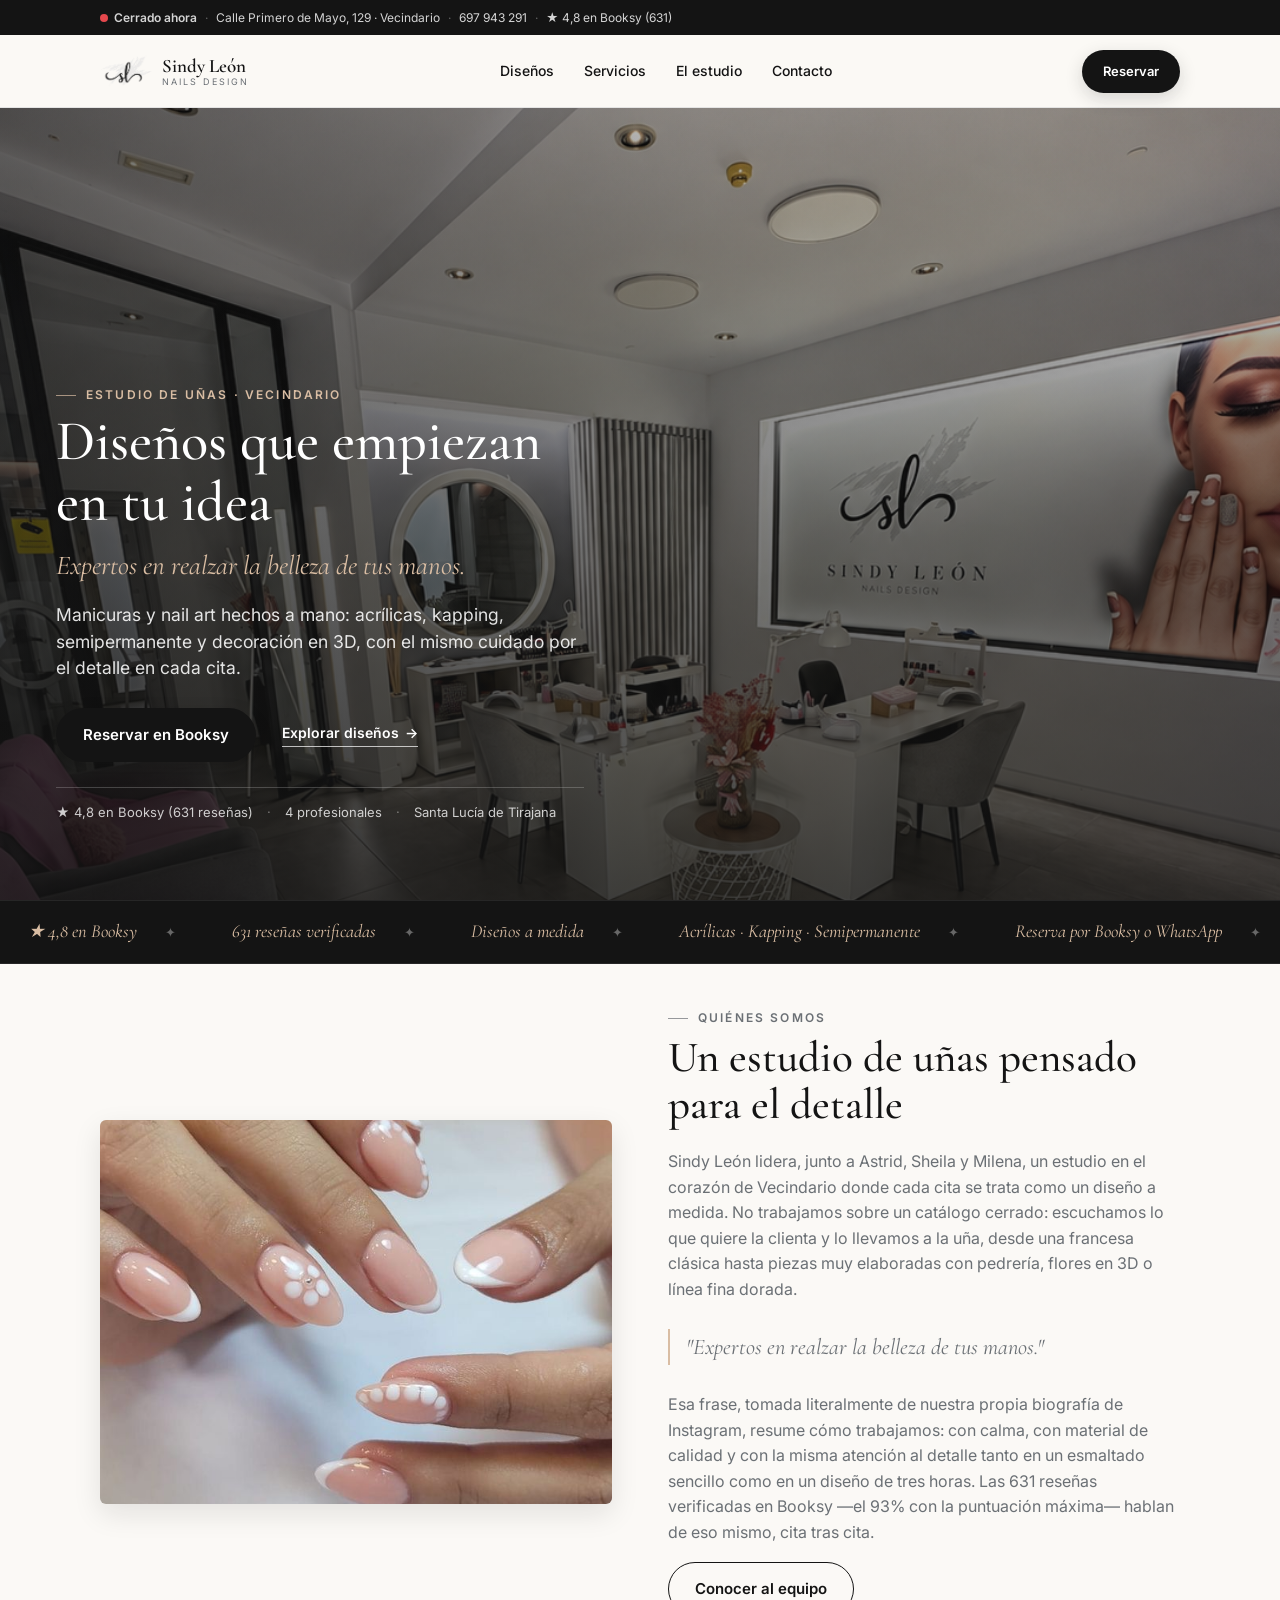
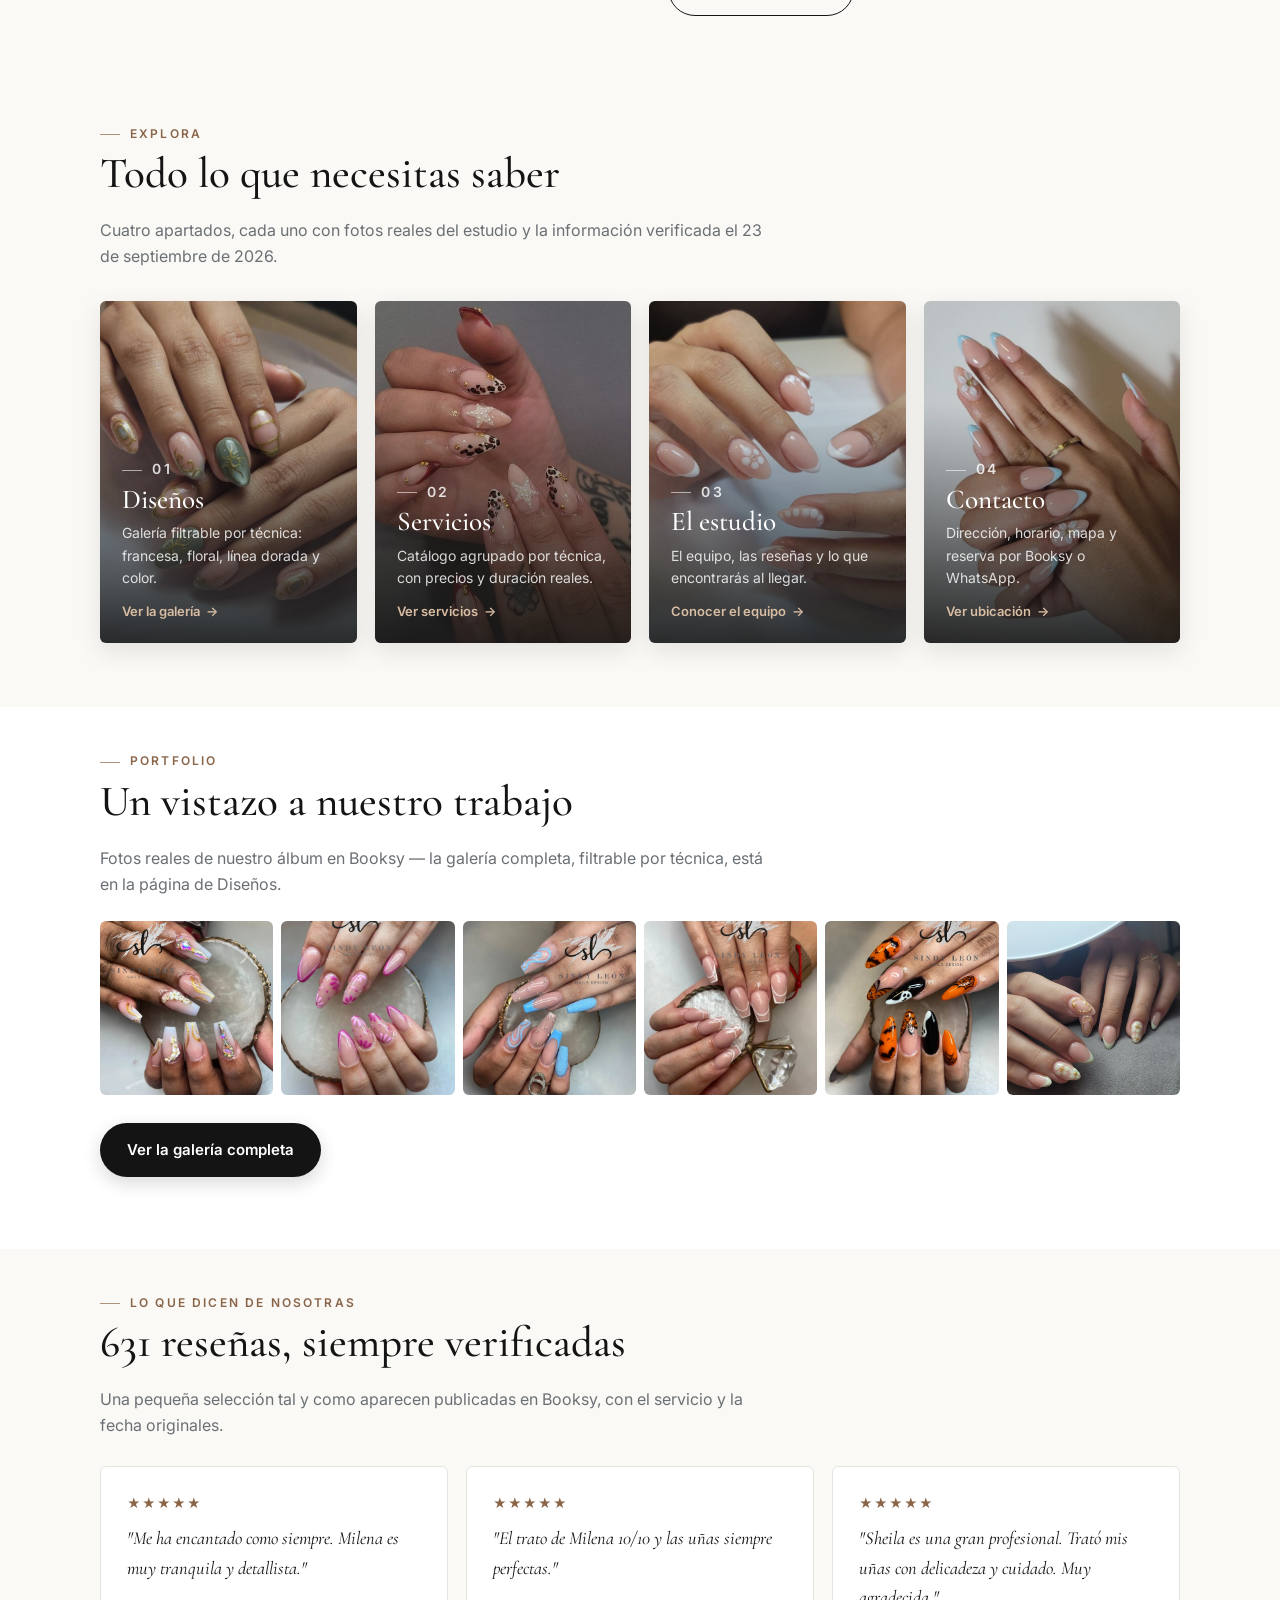
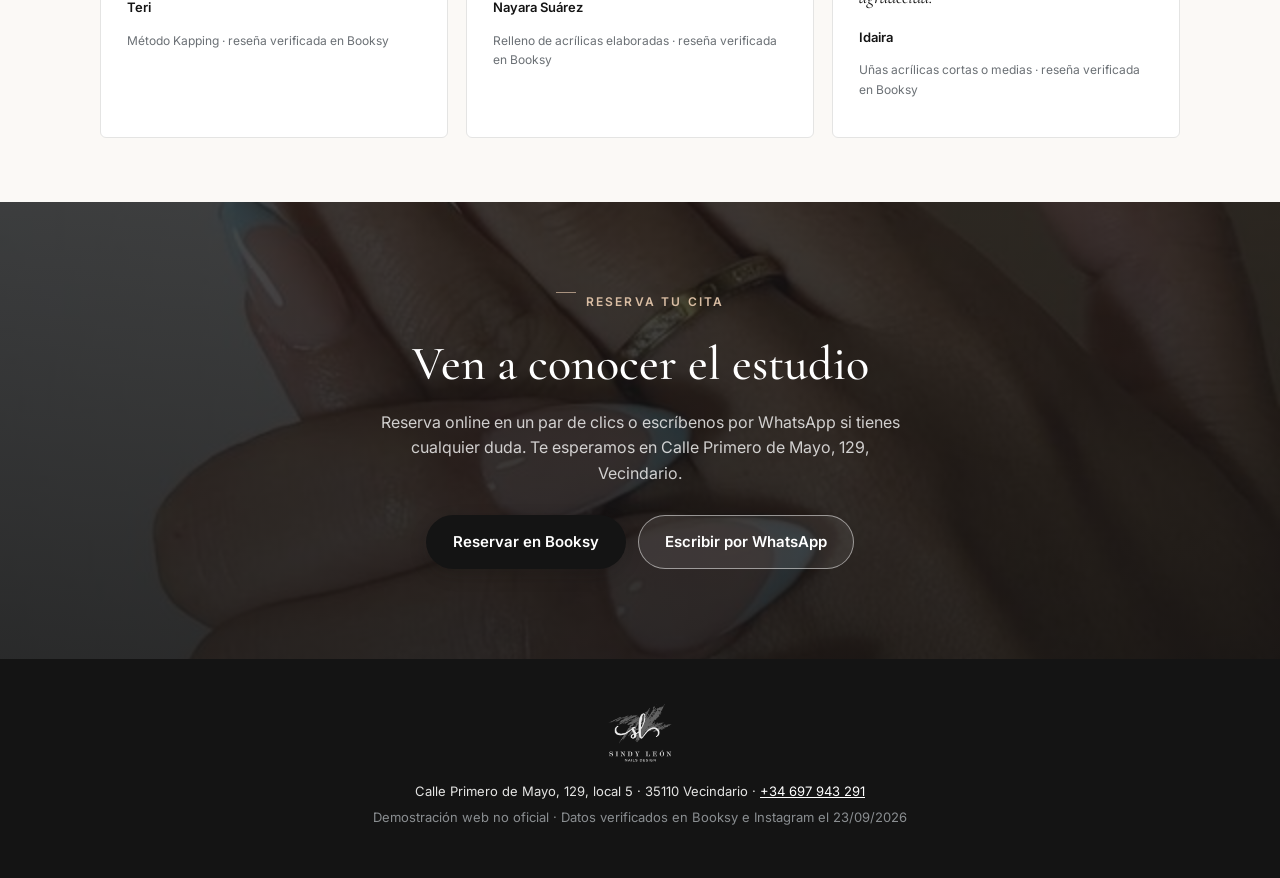
<file: index.html>
<!DOCTYPE html>
<html lang="es">
<head>
<meta charset="UTF-8">
<meta name="viewport" content="width=device-width, initial-scale=1.0">
<title>Sindy León Nails Design — Salón de uñas en Vecindario</title>
<meta name="description" content="Estudio de uñas en Vecindario (Santa Lucía de Tirajana). Acrílicas, kapping, baby boomer, semipermanente y diseños de uñas a medida. Reserva por Booksy o WhatsApp.">
<link rel="icon" href="assets/img/logo-mark.png">
<link rel="preconnect" href="https://fonts.googleapis.com">
<link rel="preconnect" href="https://fonts.gstatic.com" crossorigin>
<link href="https://fonts.googleapis.com/css2?family=Cormorant+Garamond:ital,wght@0,400;0,500;0,600;1,400;1,500&family=Inter:wght@400;500;600;700&display=swap" rel="stylesheet">
<link rel="stylesheet" href="css/styles.css?v=8">
</head>
<body>

<a class="skip-link" href="#contenido">Saltar al contenido</a>

<div class="top-bar">
  <div class="top-bar-inner">
    <span class="open-status" data-open-status>
      <span class="status-dot" aria-hidden="true"></span>
      <span class="status-text">Horario</span>
    </span>
    <span class="top-bar-sep">·</span>
    <a href="https://www.google.com/maps/search/?api=1&query=Calle+Primero+de+Mayo+129+local+5+35110+Vecindario" target="_blank" rel="noopener">Calle Primero de Mayo, 129 · Vecindario</a>
    <span class="top-bar-sep">·</span>
    <a href="https://wa.me/34697943291">697 943 291</a>
    <span class="top-bar-sep">·</span>
    <a href="https://booksy.com/es-es/23381_sindyleonnailsdesign_salon-de-unas_69860_balos" target="_blank" rel="noopener">★ 4,8 en Booksy (631)</a>
  </div>
</div>

<header class="site-header">
  <div class="wrap header-inner">
    <a href="index.html" class="brand">
      <img src="assets/img/logo-mark.png" alt="" class="brand-mark">
      <span class="brand-text">
        <span class="brand-name">Sindy León</span>
        <span class="brand-sub">Nails Design</span>
      </span>
    </a>
    <nav class="main-nav" aria-label="Navegación principal">
      <a href="disenos.html">Diseños</a>
      <a href="servicios.html">Servicios</a>
      <a href="estudio.html">El estudio</a>
      <a href="contacto.html">Contacto</a>
    </nav>
    <div style="display:flex; align-items:center; gap:10px;">
      <a href="https://booksy.com/es-es/23381_sindyleonnailsdesign_salon-de-unas_69860_balos" target="_blank" rel="noopener" class="btn btn-primary btn-header">Reservar</a>
      <button class="nav-toggle" id="navToggle" aria-expanded="false" aria-controls="mobileNav" aria-label="Abrir menú">
        <span></span><span></span><span></span>
      </button>
    </div>
  </div>
  <div class="mobile-nav" id="mobileNav" hidden>
    <a href="index.html" aria-current="page">Inicio</a>
    <a href="disenos.html">Diseños</a>
    <a href="servicios.html">Servicios</a>
    <a href="estudio.html">El estudio</a>
    <a href="contacto.html">Contacto</a>
    <div class="mobile-nav-cta">
      <a href="https://booksy.com/es-es/23381_sindyleonnailsdesign_salon-de-unas_69860_balos" target="_blank" rel="noopener" class="btn btn-primary">Reservar en Booksy</a>
      <a href="https://wa.me/34697943291?text=Hola%2C%20quer%C3%ADa%20consultar%20una%20cita%20en%20Sindy%20Leon%20Nails%20Design" target="_blank" rel="noopener" class="btn btn-secondary">WhatsApp</a>
    </div>
  </div>
</header>

<main id="contenido">

  <!-- HERO -->
  <section class="hero">
    <div class="hero-slideshow">
      <img class="hero-photo is-active" src="assets/img/portada.png" alt="Interior del estudio Sindy León Nails Design en Vecindario, con el logo de la marca en la pared">
      <img class="hero-photo" src="assets/img/manicura-blanca-con-piedras-y-brillo.png" alt="Manicura blanca con pedrería y detalles dorados, trabajo real del estudio">
      <img class="hero-photo" src="assets/img/manicura-rosa-y-azul-diseno-artistico.png" alt="Diseño artístico en azul y nude con pedrería, trabajo real del estudio">
      <img class="hero-photo" src="assets/img/manicura-nude-con-fondo-floral.png" alt="Manicura nude elegante junto a flores, trabajo real del estudio">
    </div>
    <div class="hero-veil" aria-hidden="true"></div>
    <div class="hero-content">
      <p class="eyebrow eyebrow-light">Estudio de uñas · Vecindario</p>
      <h1>Diseños que empiezan en tu idea</h1>
      <p class="hero-tagline">Expertos en realzar la belleza de tus manos.</p>
      <p class="hero-subtitle">Manicuras y nail art hechos a mano: acrílicas, kapping, semipermanente y decoración en 3D, con el mismo cuidado por el detalle en cada cita.</p>
      <div class="hero-actions">
        <a href="https://booksy.com/es-es/23381_sindyleonnailsdesign_salon-de-unas_69860_balos" target="_blank" rel="noopener" class="btn btn-primary">Reservar en Booksy</a>
        <a href="disenos.html" class="hero-link-secondary">Explorar diseños <span aria-hidden="true">→</span></a>
      </div>
      <p class="hero-stats-line">
        <span>★ 4,8 en Booksy (631 reseñas)</span>
        <span>4 profesionales</span>
        <span>Santa Lucía de Tirajana</span>
      </p>
    </div>
  </section>

  <!-- BANNER EN MOVIMIENTO -->
  <div class="marquee" aria-hidden="true">
    <div class="marquee-track">
      <span class="marquee-set">
        <span>★ 4,8 en Booksy</span>
        <span>631 reseñas verificadas</span>
        <span>Diseños a medida</span>
        <span>Acrílicas · Kapping · Semipermanente</span>
        <span>Reserva por Booksy o WhatsApp</span>
        <span>Vecindario, Santa Lucía de Tirajana</span>
      </span>
      <span class="marquee-set">
        <span>★ 4,8 en Booksy</span>
        <span>631 reseñas verificadas</span>
        <span>Diseños a medida</span>
        <span>Acrílicas · Kapping · Semipermanente</span>
        <span>Reserva por Booksy o WhatsApp</span>
        <span>Vecindario, Santa Lucía de Tirajana</span>
      </span>
    </div>
  </div>

  <!-- SOBRE NOSOTROS -->
  <section class="section-body wrap">
    <div class="about-grid">
      <div class="about-media reveal">
        <img src="assets/img/portfolio/nail-08.jpg" alt="Manos recibiendo un tratamiento de manicura francesa en el estudio" loading="lazy">
      </div>
      <div class="about-copy reveal">
        <p class="eyebrow">Quiénes somos</p>
        <h2 style="color:var(--ink)">Un estudio de uñas pensado para el detalle</h2>
        <p>Sindy León lidera, junto a Astrid, Sheila y Milena, un estudio en el corazón de Vecindario donde cada cita se trata como un diseño a medida. No trabajamos sobre un catálogo cerrado: escuchamos lo que quiere la clienta y lo llevamos a la uña, desde una francesa clásica hasta piezas muy elaboradas con pedrería, flores en 3D o línea fina dorada.</p>
        <p class="about-pull">"Expertos en realzar la belleza de tus manos."</p>
        <p>Esa frase, tomada literalmente de nuestra propia biografía de Instagram, resume cómo trabajamos: con calma, con material de calidad y con la misma atención al detalle tanto en un esmaltado sencillo como en un diseño de tres horas. Las 631 reseñas verificadas en Booksy —el 93% con la puntuación máxima— hablan de eso mismo, cita tras cita.</p>
        <a href="estudio.html" class="btn btn-secondary">Conocer al equipo</a>
      </div>
    </div>
  </section>

  <!-- EXPLORA -->
  <section class="section-body wrap">
    <p class="eyebrow">Explora</p>
    <h2 style="color:var(--ink)">Todo lo que necesitas saber</h2>
    <p class="section-lead">Cuatro apartados, cada uno con fotos reales del estudio y la información verificada el 23 de septiembre de 2026.</p>

    <div class="explore-grid" style="margin-top:32px;">
      <a href="disenos.html" class="explore-card reveal">
        <img src="assets/img/portfolio/banner-disenos.jpg" alt="Base verde salvia con line-art dorado" class="explore-card-img">
        <div class="explore-card-veil" aria-hidden="true"></div>
        <div class="explore-card-copy">
          <p class="eyebrow eyebrow-light">01</p>
          <h3>Diseños</h3>
          <p>Galería filtrable por técnica: francesa, floral, línea dorada y color.</p>
          <span class="explore-card-link">Ver la galería <span class="arrow">→</span></span>
        </div>
      </a>
      <a href="servicios.html" class="explore-card reveal">
        <img src="assets/img/portfolio/banner-servicios.jpg" alt="Animal print con estrellas de perla" class="explore-card-img">
        <div class="explore-card-veil" aria-hidden="true"></div>
        <div class="explore-card-copy">
          <p class="eyebrow eyebrow-light">02</p>
          <h3>Servicios</h3>
          <p>Catálogo agrupado por técnica, con precios y duración reales.</p>
          <span class="explore-card-link">Ver servicios <span class="arrow">→</span></span>
        </div>
      </a>
      <a href="estudio.html" class="explore-card reveal">
        <img src="assets/img/portfolio/banner-estudio.jpg" alt="Manos recibiendo un tratamiento de manicura" class="explore-card-img">
        <div class="explore-card-veil" aria-hidden="true"></div>
        <div class="explore-card-copy">
          <p class="eyebrow eyebrow-light">03</p>
          <h3>El estudio</h3>
          <p>El equipo, las reseñas y lo que encontrarás al llegar.</p>
          <span class="explore-card-link">Conocer el equipo <span class="arrow">→</span></span>
        </div>
      </a>
      <a href="contacto.html" class="explore-card reveal">
        <img src="assets/img/portfolio/banner-contacto.jpg" alt="Francesa azul pastel con flores en 3D" class="explore-card-img">
        <div class="explore-card-veil" aria-hidden="true"></div>
        <div class="explore-card-copy">
          <p class="eyebrow eyebrow-light">04</p>
          <h3>Contacto</h3>
          <p>Dirección, horario, mapa y reserva por Booksy o WhatsApp.</p>
          <span class="explore-card-link">Ver ubicación <span class="arrow">→</span></span>
        </div>
      </a>
    </div>
  </section>

  <!-- TIRA DE GALERÍA -->
  <section class="section-block section-block-alt">
    <div class="wrap section-body">
      <p class="eyebrow">Portfolio</p>
      <h2 style="color:var(--ink)">Un vistazo a nuestro trabajo</h2>
      <p class="section-lead">Fotos reales de nuestro álbum en Booksy — la galería completa, filtrable por técnica, está en la página de Diseños.</p>
      <div class="teaser-strip reveal" style="margin-top:24px;">
        <a href="disenos.html"><img src="assets/img/manicura-blanca-con-piedras-y-brillo.png" alt="Manicura blanca con pedrería y detalles dorados" loading="lazy"></a>
        <a href="disenos.html"><img src="assets/img/manicura-rosa-decorada-sindy-leon-nails.png" alt="Francesa magenta con flores rosas" loading="lazy"></a>
        <a href="disenos.html"><img src="assets/img/manicura-rosa-y-azul-diseno-artistico.png" alt="Diseño artístico en azul y nude con pedrería" loading="lazy"></a>
        <a href="disenos.html"><img src="assets/img/manicura-nude-elegante-con-brillo.png" alt="Francesa nude con contorno blanco fino" loading="lazy"></a>
        <a href="disenos.html"><img src="assets/img/manicura-halloween-negra-naranja.png" alt="Diseño temático de Halloween en negro y naranja" loading="lazy"></a>
        <a href="disenos.html"><img src="assets/img/portfolio/nail-28.jpg" alt="Francesa verde menta con contorno dorado" loading="lazy"></a>
      </div>
      <a href="disenos.html" class="btn btn-primary" style="margin-top:28px;">Ver la galería completa</a>
    </div>
  </section>

  <!-- RESEÑAS -->
  <section class="section-body wrap">
    <p class="eyebrow">Lo que dicen de nosotras</p>
    <h2 style="color:var(--ink)">631 reseñas, siempre verificadas</h2>
    <p class="section-lead">Una pequeña selección tal y como aparecen publicadas en Booksy, con el servicio y la fecha originales.</p>

    <div class="testimonial-grid">
      <div class="testimonial-card reveal">
        <span class="testimonial-stars" aria-hidden="true">★★★★★</span>
        <p class="testimonial-quote">"Me ha encantado como siempre. Milena es muy tranquila y detallista."</p>
        <p class="testimonial-name">Teri</p>
        <p class="testimonial-meta">Método Kapping · reseña verificada en Booksy</p>
      </div>
      <div class="testimonial-card reveal">
        <span class="testimonial-stars" aria-hidden="true">★★★★★</span>
        <p class="testimonial-quote">"El trato de Milena 10/10 y las uñas siempre perfectas."</p>
        <p class="testimonial-name">Nayara Suárez</p>
        <p class="testimonial-meta">Relleno de acrílicas elaboradas · reseña verificada en Booksy</p>
      </div>
      <div class="testimonial-card reveal">
        <span class="testimonial-stars" aria-hidden="true">★★★★★</span>
        <p class="testimonial-quote">"Sheila es una gran profesional. Trató mis uñas con delicadeza y cuidado. Muy agradecida."</p>
        <p class="testimonial-name">Idaira</p>
        <p class="testimonial-meta">Uñas acrílicas cortas o medias · reseña verificada en Booksy</p>
      </div>
    </div>
  </section>

  <!-- CTA FINAL -->
  <section class="final-cta">
    <img src="assets/img/portfolio/nail-21.jpg" alt="Francesa azul pastel con flores blancas en 3D" class="final-cta-img">
    <div class="final-cta-veil" aria-hidden="true"></div>
    <p class="eyebrow eyebrow-light">Reserva tu cita</p>
    <h2>Ven a conocer el estudio</h2>
    <p>Reserva online en un par de clics o escríbenos por WhatsApp si tienes cualquier duda. Te esperamos en Calle Primero de Mayo, 129, Vecindario.</p>
    <div class="final-cta-cta">
      <a href="https://booksy.com/es-es/23381_sindyleonnailsdesign_salon-de-unas_69860_balos" target="_blank" rel="noopener" class="btn btn-primary">Reservar en Booksy</a>
      <a href="https://wa.me/34697943291?text=Hola%2C%20quer%C3%ADa%20consultar%20una%20cita%20en%20Sindy%20Leon%20Nails%20Design" target="_blank" rel="noopener" class="btn btn-secondary" style="background:rgba(255,255,255,0.08); color:#fff; border-color:rgba(255,255,255,0.5);">Escribir por WhatsApp</a>
    </div>
  </section>

</main>

<footer class="site-footer">
  <div class="wrap footer-inner">
    <img src="assets/img/logo-transparent.png" alt="Sindy León Nails Design" class="footer-logo">
    <p>Calle Primero de Mayo, 129, local 5 · 35110 Vecindario · <a href="https://wa.me/34697943291">+34 697 943 291</a></p>
    <p class="footer-note">Demostración web no oficial · Datos verificados en Booksy e Instagram el 23/09/2026</p>
  </div>
</footer>

<!-- CTA fija móvil -->
<div class="mobile-cta" role="region" aria-label="Reservar cita">
  <a href="https://booksy.com/es-es/23381_sindyleonnailsdesign_salon-de-unas_69860_balos" target="_blank" rel="noopener" class="btn btn-primary">Reservar</a>
  <a href="https://wa.me/34697943291?text=Hola%2C%20quer%C3%ADa%20consultar%20una%20cita%20en%20Sindy%20Leon%20Nails%20Design" target="_blank" rel="noopener" class="btn btn-secondary">WhatsApp</a>
</div>

<script src="js/main.js?v=8"></script>
</body>
</html>
</file>
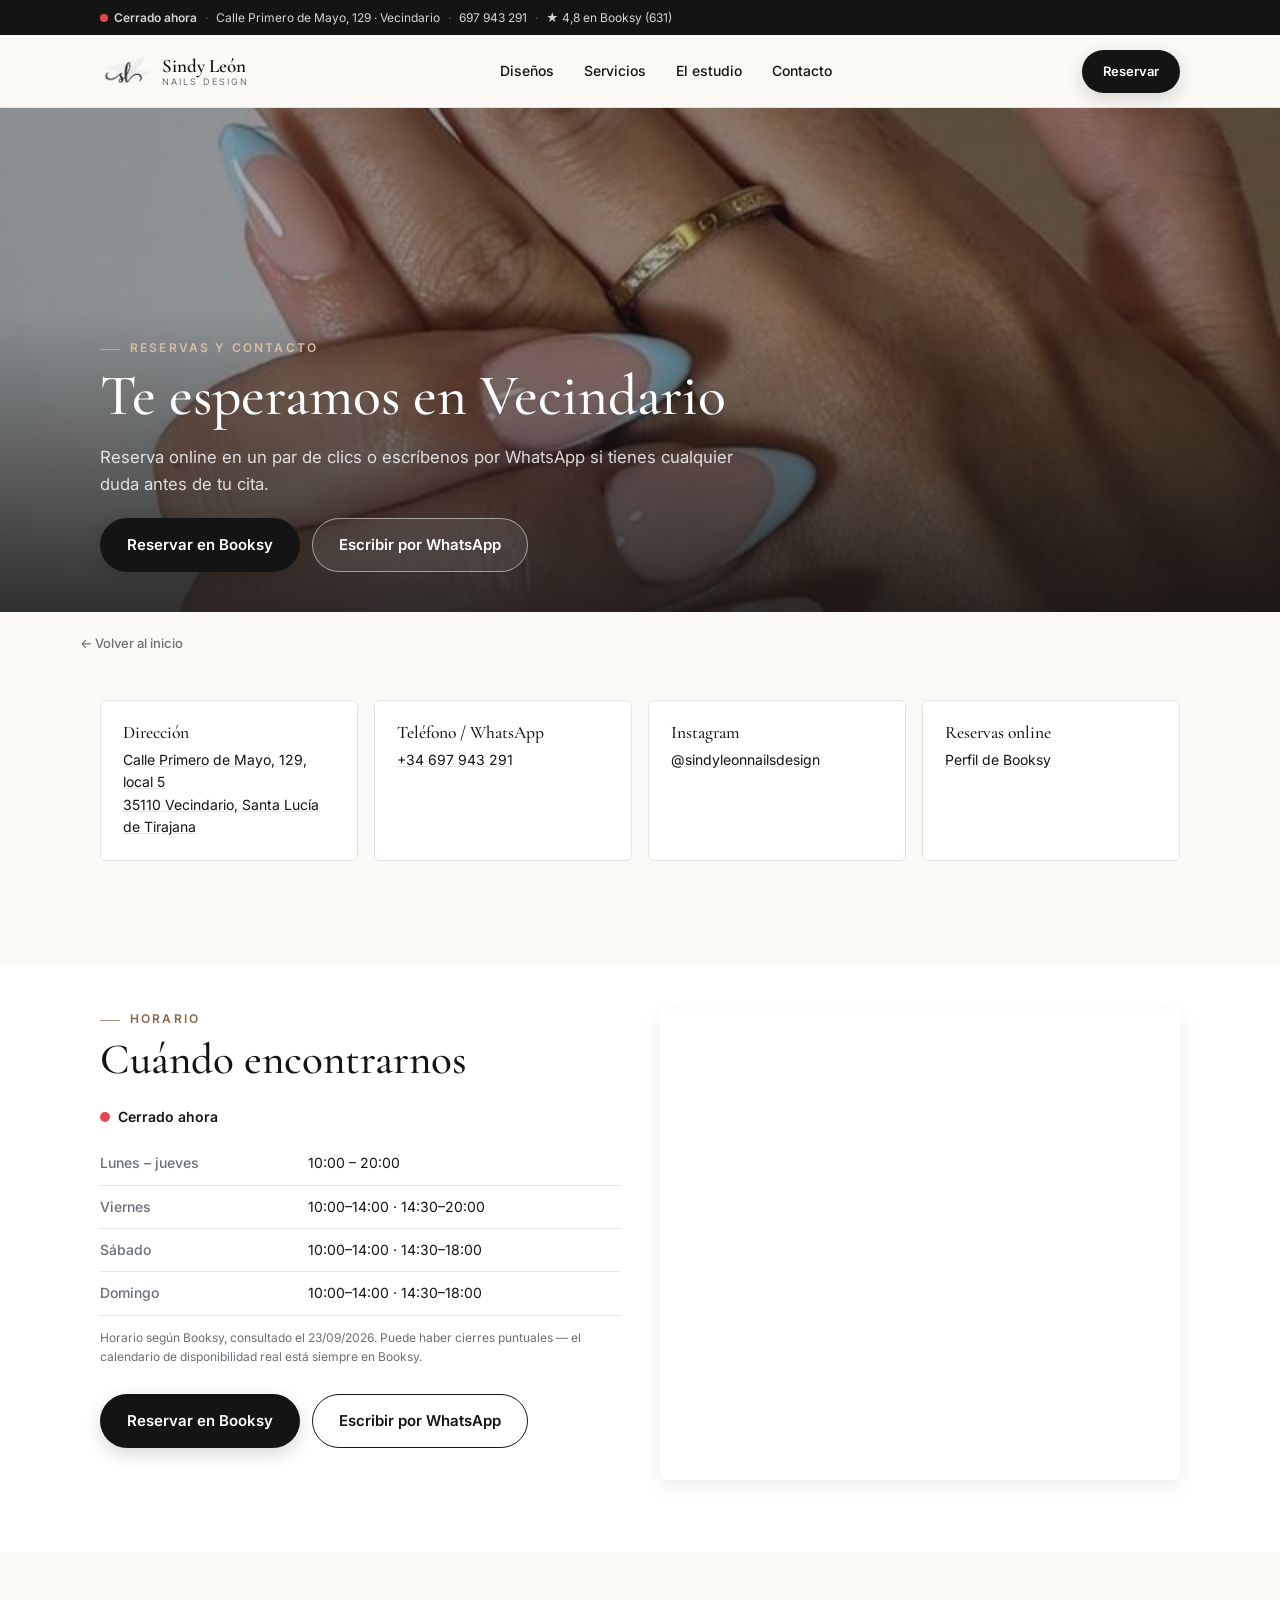
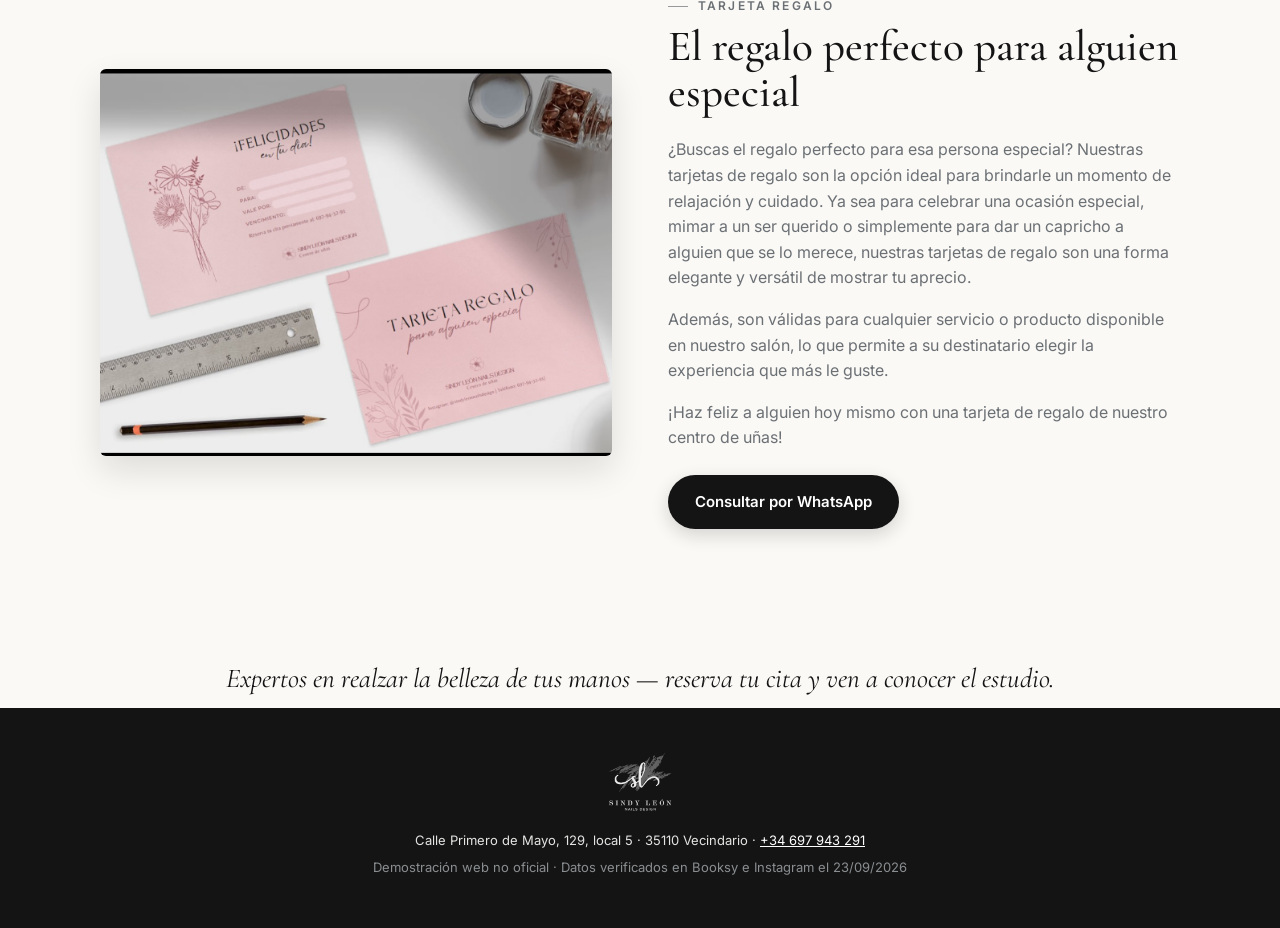
<file: contacto.html>
<!DOCTYPE html>
<html lang="es">
<head>
<meta charset="UTF-8">
<meta name="viewport" content="width=device-width, initial-scale=1.0">
<title>Contacto — Sindy León Nails Design</title>
<meta name="description" content="Reserva tu cita en Sindy León Nails Design: Calle Primero de Mayo 129, Vecindario. Booksy, WhatsApp +34 697 943 291, horario y mapa.">
<link rel="icon" href="assets/img/logo-mark.png">
<link rel="preconnect" href="https://fonts.googleapis.com">
<link rel="preconnect" href="https://fonts.gstatic.com" crossorigin>
<link href="https://fonts.googleapis.com/css2?family=Cormorant+Garamond:ital,wght@0,400;0,500;0,600;1,400;1,500&family=Inter:wght@400;500;600;700&display=swap" rel="stylesheet">
<link rel="stylesheet" href="css/styles.css?v=8">
</head>
<body>

<a class="skip-link" href="#contenido">Saltar al contenido</a>

<div class="top-bar">
  <div class="top-bar-inner">
    <span class="open-status" data-open-status>
      <span class="status-dot" aria-hidden="true"></span>
      <span class="status-text">Horario</span>
    </span>
    <span class="top-bar-sep">·</span>
    <a href="https://www.google.com/maps/search/?api=1&query=Calle+Primero+de+Mayo+129+local+5+35110+Vecindario" target="_blank" rel="noopener">Calle Primero de Mayo, 129 · Vecindario</a>
    <span class="top-bar-sep">·</span>
    <a href="https://wa.me/34697943291">697 943 291</a>
    <span class="top-bar-sep">·</span>
    <a href="https://booksy.com/es-es/23381_sindyleonnailsdesign_salon-de-unas_69860_balos" target="_blank" rel="noopener">★ 4,8 en Booksy (631)</a>
  </div>
</div>

<header class="site-header">
  <div class="wrap header-inner">
    <a href="index.html" class="brand">
      <img src="assets/img/logo-mark.png" alt="" class="brand-mark">
      <span class="brand-text">
        <span class="brand-name">Sindy León</span>
        <span class="brand-sub">Nails Design</span>
      </span>
    </a>
    <nav class="main-nav" aria-label="Navegación principal">
      <a href="disenos.html">Diseños</a>
      <a href="servicios.html">Servicios</a>
      <a href="estudio.html">El estudio</a>
      <a href="contacto.html" aria-current="page">Contacto</a>
    </nav>
    <div style="display:flex; align-items:center; gap:10px;">
      <a href="https://booksy.com/es-es/23381_sindyleonnailsdesign_salon-de-unas_69860_balos" target="_blank" rel="noopener" class="btn btn-primary btn-header">Reservar</a>
      <button class="nav-toggle" id="navToggle" aria-expanded="false" aria-controls="mobileNav" aria-label="Abrir menú">
        <span></span><span></span><span></span>
      </button>
    </div>
  </div>
  <div class="mobile-nav" id="mobileNav" hidden>
    <a href="index.html">Inicio</a>
    <a href="disenos.html">Diseños</a>
    <a href="servicios.html">Servicios</a>
    <a href="estudio.html">El estudio</a>
    <a href="contacto.html" aria-current="page">Contacto</a>
    <div class="mobile-nav-cta">
      <a href="https://booksy.com/es-es/23381_sindyleonnailsdesign_salon-de-unas_69860_balos" target="_blank" rel="noopener" class="btn btn-primary">Reservar en Booksy</a>
      <a href="https://wa.me/34697943291?text=Hola%2C%20quer%C3%ADa%20consultar%20una%20cita%20en%20Sindy%20Leon%20Nails%20Design" target="_blank" rel="noopener" class="btn btn-secondary">WhatsApp</a>
    </div>
  </div>
</header>

<main id="contenido">

  <!-- CABECERA DE PÁGINA -->
  <section class="page-hero">
    <img src="assets/img/portfolio/banner-contacto.jpg" alt="Manicura francesa azul pastel con flores blancas en 3D, trabajo real del estudio" class="page-hero-img">
    <div class="page-hero-veil" aria-hidden="true"></div>
    <div class="wrap page-hero-copy">
      <p class="eyebrow eyebrow-light">Reservas y contacto</p>
      <h1>Te esperamos en Vecindario</h1>
      <p class="page-hero-lead">Reserva online en un par de clics o escríbenos por WhatsApp si tienes cualquier duda antes de tu cita.</p>
      <div class="page-hero-cta">
        <a href="https://booksy.com/es-es/23381_sindyleonnailsdesign_salon-de-unas_69860_balos" target="_blank" rel="noopener" class="btn btn-primary">Reservar en Booksy</a>
        <a href="https://wa.me/34697943291?text=Hola%2C%20quer%C3%ADa%20consultar%20una%20cita%20en%20Sindy%20Leon%20Nails%20Design" target="_blank" rel="noopener" class="btn btn-secondary" style="background:rgba(255,255,255,0.08); color:#fff; border-color:rgba(255,255,255,0.5);">Escribir por WhatsApp</a>
      </div>
    </div>
  </section>

  <div class="wrap breadcrumb"><a href="index.html">← Volver al inicio</a></div>

  <!-- TARJETAS RÁPIDAS -->
  <section class="section-body wrap">
    <div class="info-card-grid">
      <div class="info-card">
        <h3>Dirección</h3>
        <p><a href="https://www.google.com/maps/search/?api=1&query=Calle+Primero+de+Mayo+129+local+5+35110+Vecindario" target="_blank" rel="noopener">Calle Primero de Mayo, 129, local 5<br>35110 Vecindario, Santa Lucía de Tirajana</a></p>
      </div>
      <div class="info-card">
        <h3>Teléfono / WhatsApp</h3>
        <p><a href="https://wa.me/34697943291">+34 697 943 291</a></p>
      </div>
      <div class="info-card">
        <h3>Instagram</h3>
        <p><a href="https://www.instagram.com/sindyleonnailsdesign/" target="_blank" rel="noopener">@sindyleonnailsdesign</a></p>
      </div>
      <div class="info-card">
        <h3>Reservas online</h3>
        <p><a href="https://booksy.com/es-es/23381_sindyleonnailsdesign_salon-de-unas_69860_balos" target="_blank" rel="noopener">Perfil de Booksy</a></p>
      </div>
    </div>
  </section>

  <!-- MAPA Y HORARIO -->
  <section class="section-block section-block-alt">
    <div class="wrap section-body contact-grid">
      <div class="contact-info">
        <p class="eyebrow">Horario</p>
        <h2 style="color:var(--ink)">Cuándo encontrarnos</h2>
        <p class="open-status-card" data-open-status>
          <span class="status-dot" aria-hidden="true"></span>
          <span class="status-text">Comprobando horario…</span>
        </p>
        <table class="hours-table">
          <tbody>
            <tr><th>Lunes – jueves</th><td>10:00 – 20:00</td></tr>
            <tr><th>Viernes</th><td>10:00–14:00 · 14:30–20:00</td></tr>
            <tr><th>Sábado</th><td>10:00–14:00 · 14:30–18:00</td></tr>
            <tr><th>Domingo</th><td>10:00–14:00 · 14:30–18:00</td></tr>
          </tbody>
        </table>
        <p class="hours-note">Horario según Booksy, consultado el 23/09/2026. Puede haber cierres puntuales — el calendario de disponibilidad real está siempre en Booksy.</p>

        <div class="contact-cta" style="margin-top:28px;">
          <a href="https://booksy.com/es-es/23381_sindyleonnailsdesign_salon-de-unas_69860_balos" target="_blank" rel="noopener" class="btn btn-primary">Reservar en Booksy</a>
          <a href="https://wa.me/34697943291?text=Hola%2C%20quer%C3%ADa%20consultar%20una%20cita%20en%20Sindy%20Leon%20Nails%20Design" target="_blank" rel="noopener" class="btn btn-secondary">Escribir por WhatsApp</a>
        </div>
      </div>

      <div class="contact-map">
        <iframe
          title="Ubicación de Sindy León Nails Design en el mapa"
          src="https://www.google.com/maps?q=Calle+Primero+de+Mayo+129+local+5+35110+Vecindario&output=embed"
          loading="lazy"
          referrerpolicy="no-referrer-when-downgrade">
        </iframe>
      </div>
    </div>
  </section>

  <!-- TARJETA REGALO -->
  <section class="section-block">
    <div class="wrap section-body">
      <div class="giftcard-grid">
        <div class="giftcard-media reveal">
          <img src="assets/img/tarjetaregalo.png" alt="Tarjeta regalo de Sindy León Nails Design, con diseño floral rosa" loading="lazy">
        </div>
        <div class="giftcard-copy reveal">
          <p class="eyebrow">Tarjeta regalo</p>
          <h2 style="color:var(--ink)">El regalo perfecto para alguien especial</h2>
          <p>¿Buscas el regalo perfecto para esa persona especial? Nuestras tarjetas de regalo son la opción ideal para brindarle un momento de relajación y cuidado. Ya sea para celebrar una ocasión especial, mimar a un ser querido o simplemente para dar un capricho a alguien que se lo merece, nuestras tarjetas de regalo son una forma elegante y versátil de mostrar tu aprecio.</p>
          <p>Además, son válidas para cualquier servicio o producto disponible en nuestro salón, lo que permite a su destinatario elegir la experiencia que más le guste.</p>
          <p>¡Haz feliz a alguien hoy mismo con una tarjeta de regalo de nuestro centro de uñas!</p>
          <a href="https://wa.me/34697943291?text=Hola%2C%20quer%C3%ADa%20consultar%20c%C3%B3mo%20conseguir%20una%20tarjeta%20regalo" target="_blank" rel="noopener" class="btn btn-primary">Consultar por WhatsApp</a>
        </div>
      </div>
    </div>
  </section>

  <!-- CIERRE -->
  <section class="intro wrap">
    <p class="intro-text">Expertos en realzar la belleza de tus manos — reserva tu cita y ven a conocer el estudio.</p>
  </section>

</main>

<footer class="site-footer">
  <div class="wrap footer-inner">
    <img src="assets/img/logo-transparent.png" alt="Sindy León Nails Design" class="footer-logo">
    <p>Calle Primero de Mayo, 129, local 5 · 35110 Vecindario · <a href="https://wa.me/34697943291">+34 697 943 291</a></p>
    <p class="footer-note">Demostración web no oficial · Datos verificados en Booksy e Instagram el 23/09/2026</p>
  </div>
</footer>

<div class="mobile-cta" role="region" aria-label="Reservar cita">
  <a href="https://booksy.com/es-es/23381_sindyleonnailsdesign_salon-de-unas_69860_balos" target="_blank" rel="noopener" class="btn btn-primary">Reservar</a>
  <a href="https://wa.me/34697943291?text=Hola%2C%20quer%C3%ADa%20consultar%20una%20cita%20en%20Sindy%20Leon%20Nails%20Design" target="_blank" rel="noopener" class="btn btn-secondary">WhatsApp</a>
</div>

<script src="js/main.js?v=8"></script>
</body>
</html>
</file>
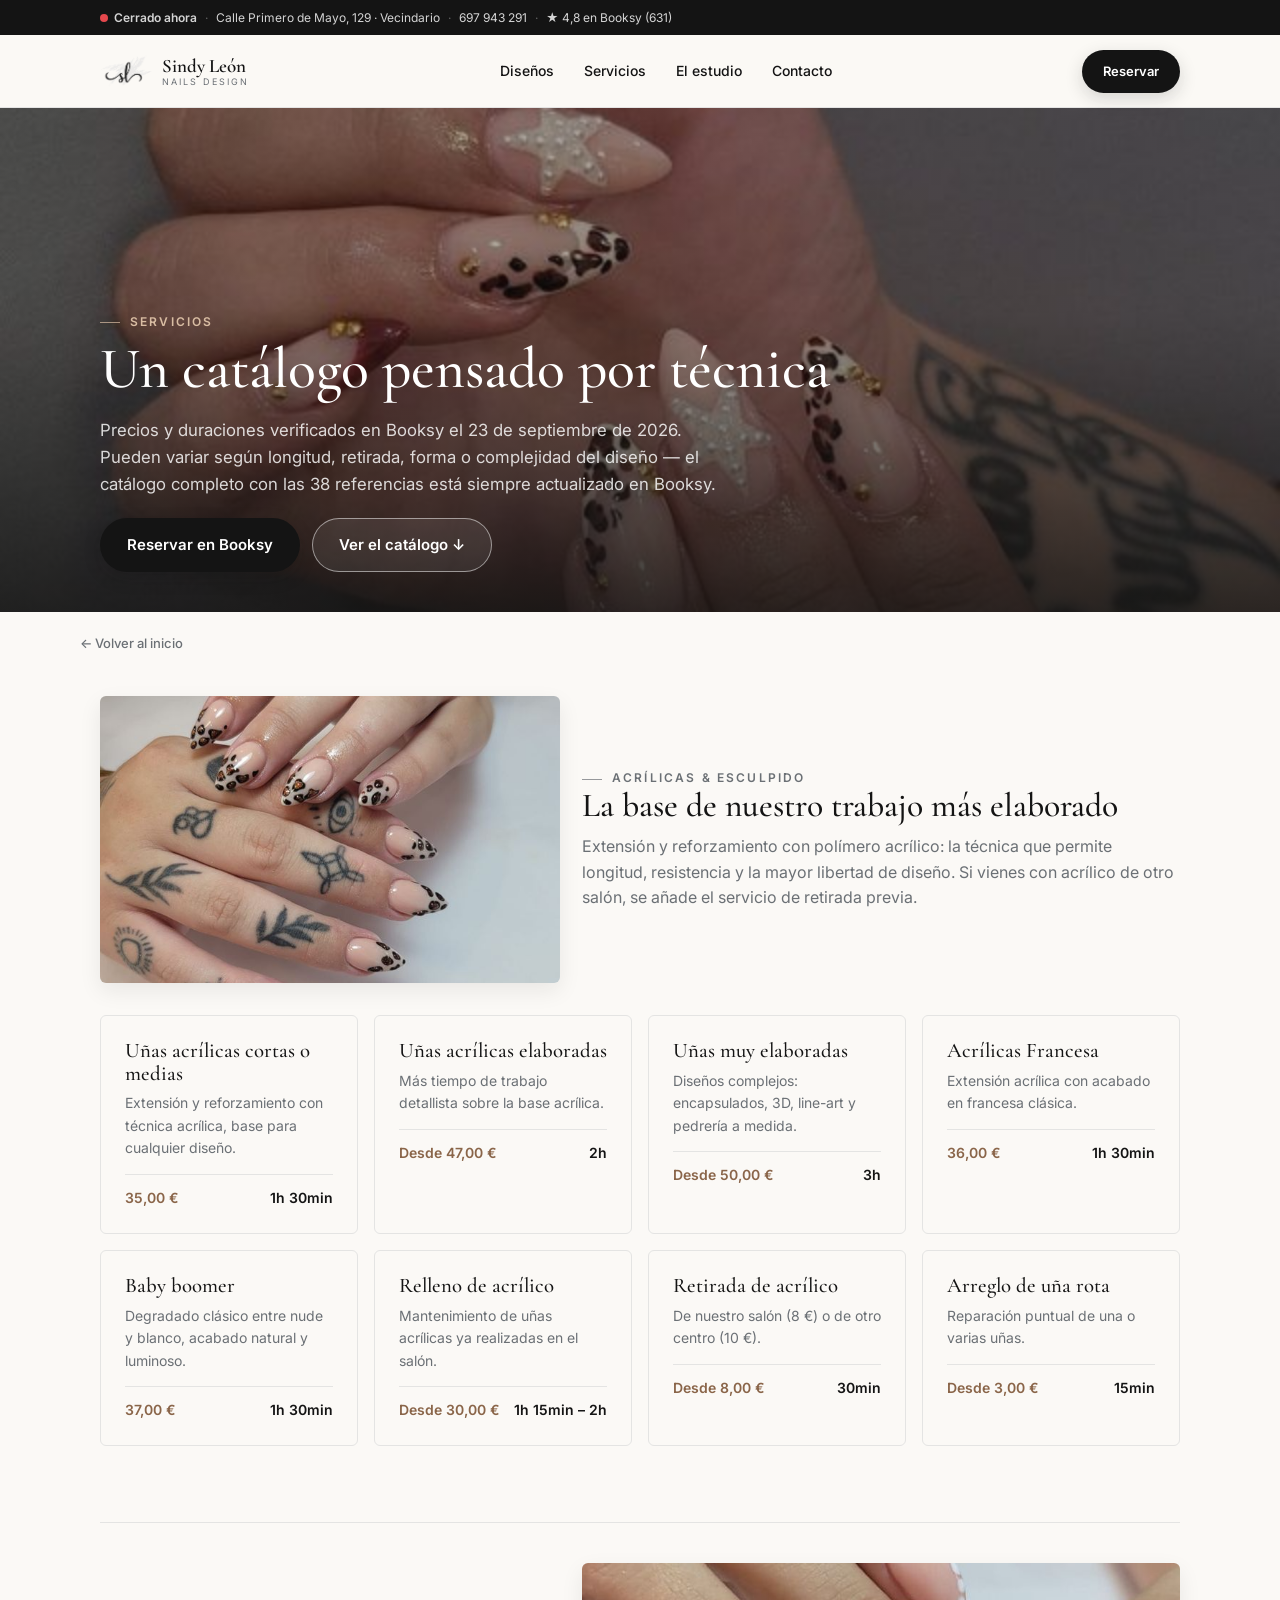
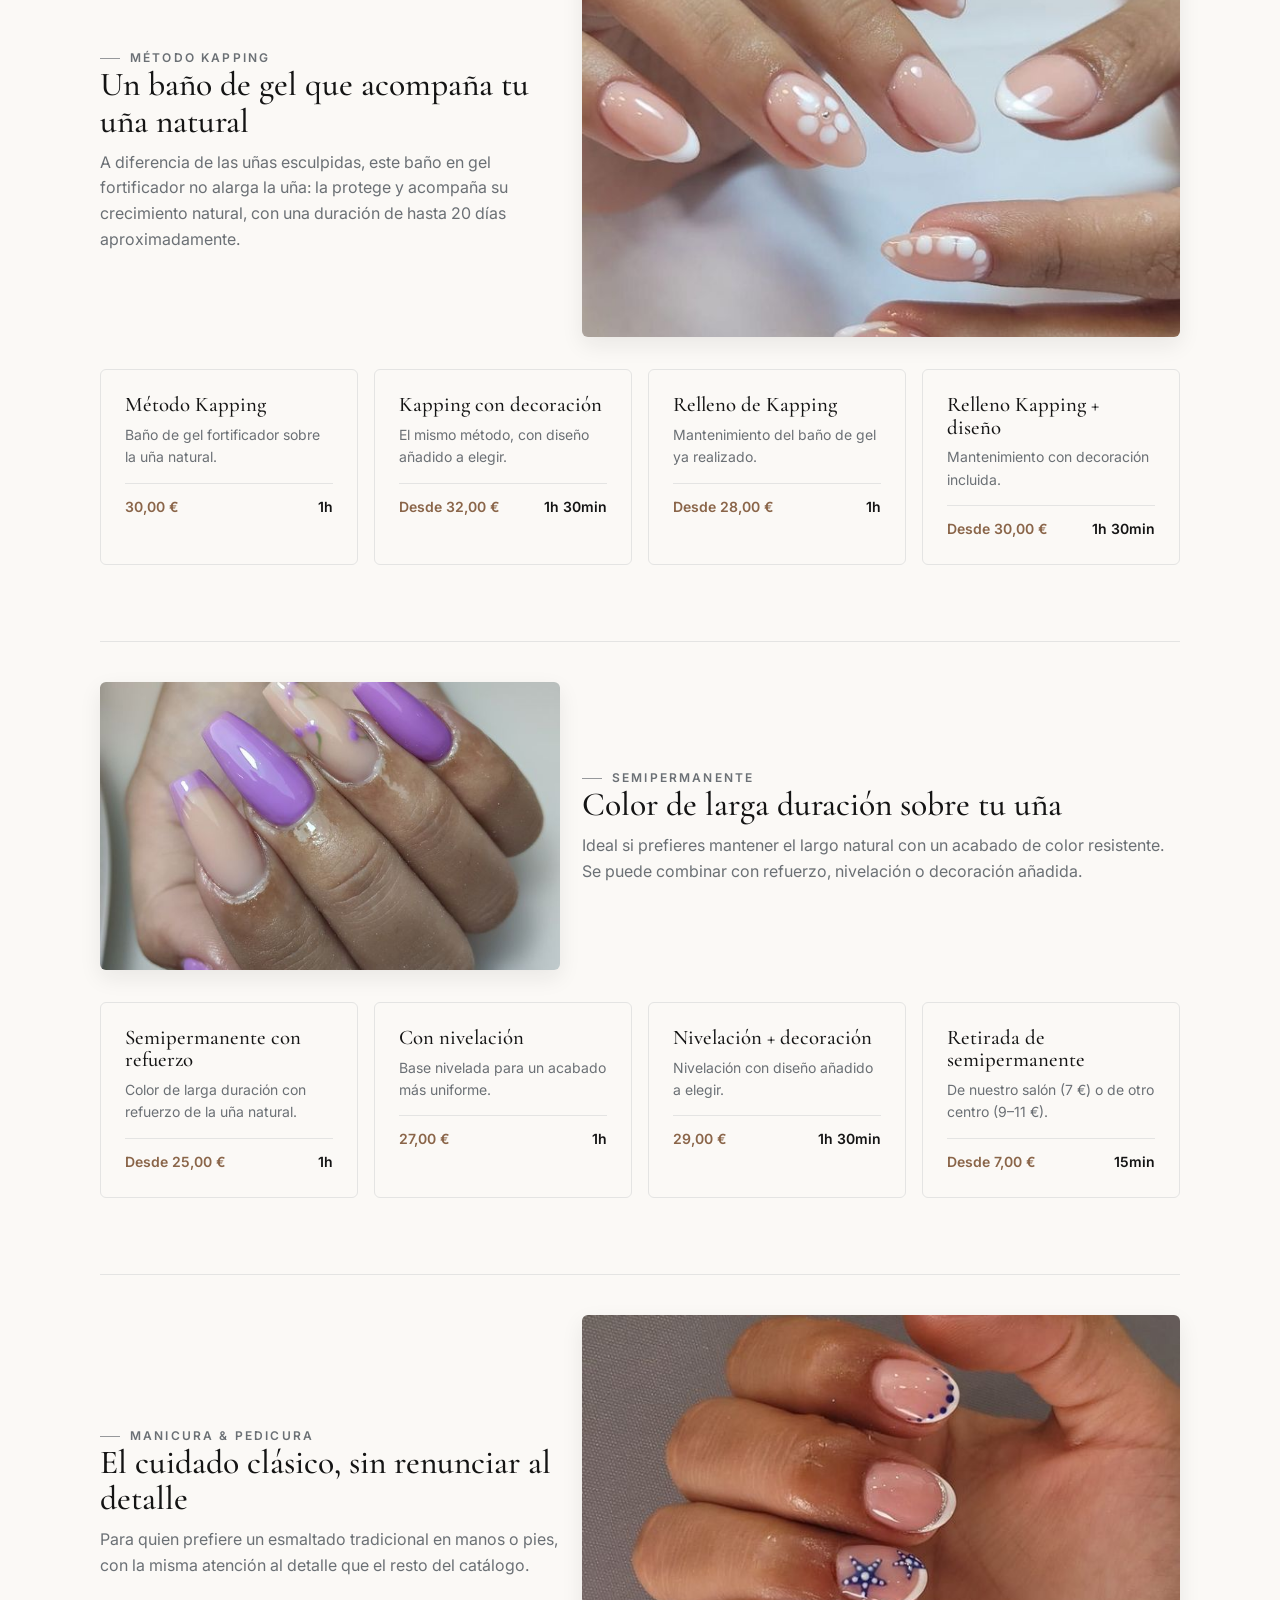
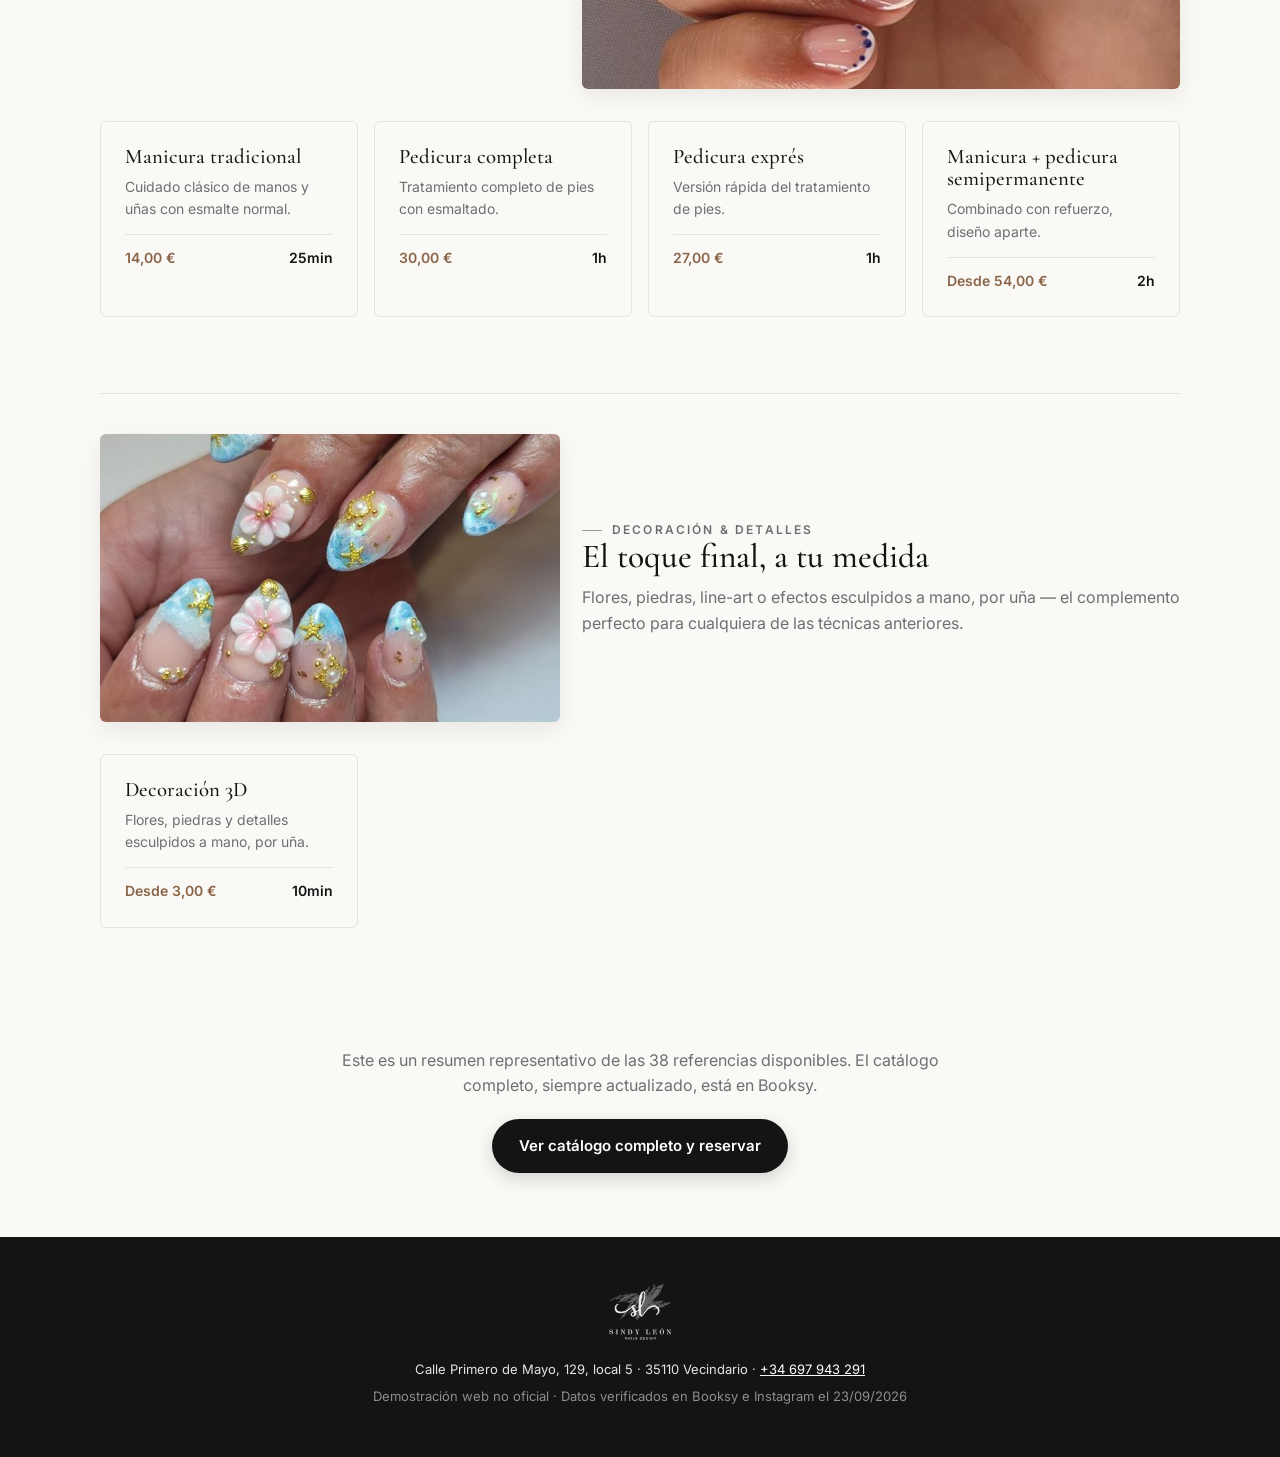
<file: servicios.html>
<!DOCTYPE html>
<html lang="es">
<head>
<meta charset="UTF-8">
<meta name="viewport" content="width=device-width, initial-scale=1.0">
<title>Servicios — Sindy León Nails Design</title>
<meta name="description" content="Catálogo de servicios de Sindy León Nails Design: acrílicas, kapping, semipermanente, manicura, pedicura y decoración. Precios y duración verificados en Booksy.">
<link rel="icon" href="assets/img/logo-mark.png">
<link rel="preconnect" href="https://fonts.googleapis.com">
<link rel="preconnect" href="https://fonts.gstatic.com" crossorigin>
<link href="https://fonts.googleapis.com/css2?family=Cormorant+Garamond:ital,wght@0,400;0,500;0,600;1,400;1,500&family=Inter:wght@400;500;600;700&display=swap" rel="stylesheet">
<link rel="stylesheet" href="css/styles.css?v=8">
</head>
<body>

<a class="skip-link" href="#contenido">Saltar al contenido</a>

<div class="top-bar">
  <div class="top-bar-inner">
    <span class="open-status" data-open-status>
      <span class="status-dot" aria-hidden="true"></span>
      <span class="status-text">Horario</span>
    </span>
    <span class="top-bar-sep">·</span>
    <a href="https://www.google.com/maps/search/?api=1&query=Calle+Primero+de+Mayo+129+local+5+35110+Vecindario" target="_blank" rel="noopener">Calle Primero de Mayo, 129 · Vecindario</a>
    <span class="top-bar-sep">·</span>
    <a href="https://wa.me/34697943291">697 943 291</a>
    <span class="top-bar-sep">·</span>
    <a href="https://booksy.com/es-es/23381_sindyleonnailsdesign_salon-de-unas_69860_balos" target="_blank" rel="noopener">★ 4,8 en Booksy (631)</a>
  </div>
</div>

<header class="site-header">
  <div class="wrap header-inner">
    <a href="index.html" class="brand">
      <img src="assets/img/logo-mark.png" alt="" class="brand-mark">
      <span class="brand-text">
        <span class="brand-name">Sindy León</span>
        <span class="brand-sub">Nails Design</span>
      </span>
    </a>
    <nav class="main-nav" aria-label="Navegación principal">
      <a href="disenos.html">Diseños</a>
      <a href="servicios.html" aria-current="page">Servicios</a>
      <a href="estudio.html">El estudio</a>
      <a href="contacto.html">Contacto</a>
    </nav>
    <div style="display:flex; align-items:center; gap:10px;">
      <a href="https://booksy.com/es-es/23381_sindyleonnailsdesign_salon-de-unas_69860_balos" target="_blank" rel="noopener" class="btn btn-primary btn-header">Reservar</a>
      <button class="nav-toggle" id="navToggle" aria-expanded="false" aria-controls="mobileNav" aria-label="Abrir menú">
        <span></span><span></span><span></span>
      </button>
    </div>
  </div>
  <div class="mobile-nav" id="mobileNav" hidden>
    <a href="index.html">Inicio</a>
    <a href="disenos.html">Diseños</a>
    <a href="servicios.html" aria-current="page">Servicios</a>
    <a href="estudio.html">El estudio</a>
    <a href="contacto.html">Contacto</a>
    <div class="mobile-nav-cta">
      <a href="https://booksy.com/es-es/23381_sindyleonnailsdesign_salon-de-unas_69860_balos" target="_blank" rel="noopener" class="btn btn-primary">Reservar en Booksy</a>
      <a href="https://wa.me/34697943291?text=Hola%2C%20quer%C3%ADa%20consultar%20una%20cita%20en%20Sindy%20Leon%20Nails%20Design" target="_blank" rel="noopener" class="btn btn-secondary">WhatsApp</a>
    </div>
  </div>
</header>

<main id="contenido">

  <!-- CABECERA DE PÁGINA -->
  <section class="page-hero">
    <img src="assets/img/portfolio/banner-servicios.jpg" alt="Animal print con acento burdeos y estrellas de perla, trabajo real del estudio" class="page-hero-img">
    <div class="page-hero-veil" aria-hidden="true"></div>
    <div class="wrap page-hero-copy">
      <p class="eyebrow eyebrow-light">Servicios</p>
      <h1>Un catálogo pensado por técnica</h1>
      <p class="page-hero-lead">Precios y duraciones verificados en Booksy el 23 de septiembre de 2026. Pueden variar según longitud, retirada, forma o complejidad del diseño — el catálogo completo con las 38 referencias está siempre actualizado en Booksy.</p>
      <div class="page-hero-cta">
        <a href="https://booksy.com/es-es/23381_sindyleonnailsdesign_salon-de-unas_69860_balos" target="_blank" rel="noopener" class="btn btn-primary">Reservar en Booksy</a>
        <a href="#catalogo" class="btn btn-secondary" style="background:rgba(255,255,255,0.08); color:#fff; border-color:rgba(255,255,255,0.5);">Ver el catálogo ↓</a>
      </div>
    </div>
  </section>

  <div class="wrap breadcrumb"><a href="index.html">← Volver al inicio</a></div>

  <div class="wrap" id="catalogo">

    <!-- GRUPO 1: ACRÍLICAS -->
    <div class="service-group">
      <div class="service-group-head">
        <div class="service-group-media"><img src="assets/img/portfolio/nail-05.jpg" alt="Francesa animal print de leopardo, trabajo con técnica acrílica" loading="lazy"></div>
        <div class="service-group-copy">
          <p class="eyebrow">Acrílicas &amp; esculpido</p>
          <h2>La base de nuestro trabajo más elaborado</h2>
          <p>Extensión y reforzamiento con polímero acrílico: la técnica que permite longitud, resistencia y la mayor libertad de diseño. Si vienes con acrílico de otro salón, se añade el servicio de retirada previa.</p>
        </div>
      </div>
      <div class="services-grid">
        <article class="service-card">
          <h3>Uñas acrílicas cortas o medias</h3>
          <p class="service-desc">Extensión y reforzamiento con técnica acrílica, base para cualquier diseño.</p>
          <p class="service-meta"><span>35,00 €</span><span>1h 30min</span></p>
        </article>
        <article class="service-card">
          <h3>Uñas acrílicas elaboradas</h3>
          <p class="service-desc">Más tiempo de trabajo detallista sobre la base acrílica.</p>
          <p class="service-meta"><span>Desde 47,00 €</span><span>2h</span></p>
        </article>
        <article class="service-card">
          <h3>Uñas muy elaboradas</h3>
          <p class="service-desc">Diseños complejos: encapsulados, 3D, line-art y pedrería a medida.</p>
          <p class="service-meta"><span>Desde 50,00 €</span><span>3h</span></p>
        </article>
        <article class="service-card">
          <h3>Acrílicas Francesa</h3>
          <p class="service-desc">Extensión acrílica con acabado en francesa clásica.</p>
          <p class="service-meta"><span>36,00 €</span><span>1h 30min</span></p>
        </article>
        <article class="service-card">
          <h3>Baby boomer</h3>
          <p class="service-desc">Degradado clásico entre nude y blanco, acabado natural y luminoso.</p>
          <p class="service-meta"><span>37,00 €</span><span>1h 30min</span></p>
        </article>
        <article class="service-card">
          <h3>Relleno de acrílico</h3>
          <p class="service-desc">Mantenimiento de uñas acrílicas ya realizadas en el salón.</p>
          <p class="service-meta"><span>Desde 30,00 €</span><span>1h 15min – 2h</span></p>
        </article>
        <article class="service-card">
          <h3>Retirada de acrílico</h3>
          <p class="service-desc">De nuestro salón (8 €) o de otro centro (10 €).</p>
          <p class="service-meta"><span>Desde 8,00 €</span><span>30min</span></p>
        </article>
        <article class="service-card">
          <h3>Arreglo de uña rota</h3>
          <p class="service-desc">Reparación puntual de una o varias uñas.</p>
          <p class="service-meta"><span>Desde 3,00 €</span><span>15min</span></p>
        </article>
      </div>
    </div>

    <!-- GRUPO 2: KAPPING -->
    <div class="service-group">
      <div class="service-group-head is-reverse">
        <div class="service-group-media"><img src="assets/img/portfolio/nail-08.jpg" alt="Manos recibiendo un tratamiento de manicura francesa en el estudio" loading="lazy"></div>
        <div class="service-group-copy">
          <p class="eyebrow">Método Kapping</p>
          <h2>Un baño de gel que acompaña tu uña natural</h2>
          <p>A diferencia de las uñas esculpidas, este baño en gel fortificador no alarga la uña: la protege y acompaña su crecimiento natural, con una duración de hasta 20 días aproximadamente.</p>
        </div>
      </div>
      <div class="services-grid">
        <article class="service-card">
          <h3>Método Kapping</h3>
          <p class="service-desc">Baño de gel fortificador sobre la uña natural.</p>
          <p class="service-meta"><span>30,00 €</span><span>1h</span></p>
        </article>
        <article class="service-card">
          <h3>Kapping con decoración</h3>
          <p class="service-desc">El mismo método, con diseño añadido a elegir.</p>
          <p class="service-meta"><span>Desde 32,00 €</span><span>1h 30min</span></p>
        </article>
        <article class="service-card">
          <h3>Relleno de Kapping</h3>
          <p class="service-desc">Mantenimiento del baño de gel ya realizado.</p>
          <p class="service-meta"><span>Desde 28,00 €</span><span>1h</span></p>
        </article>
        <article class="service-card">
          <h3>Relleno Kapping + diseño</h3>
          <p class="service-desc">Mantenimiento con decoración incluida.</p>
          <p class="service-meta"><span>Desde 30,00 €</span><span>1h 30min</span></p>
        </article>
      </div>
    </div>

    <!-- GRUPO 3: SEMIPERMANENTE -->
    <div class="service-group">
      <div class="service-group-head">
        <div class="service-group-media"><img src="assets/img/portfolio/nail-14.jpg" alt="Uñas lila con acento floral, acabado semipermanente" loading="lazy"></div>
        <div class="service-group-copy">
          <p class="eyebrow">Semipermanente</p>
          <h2>Color de larga duración sobre tu uña</h2>
          <p>Ideal si prefieres mantener el largo natural con un acabado de color resistente. Se puede combinar con refuerzo, nivelación o decoración añadida.</p>
        </div>
      </div>
      <div class="services-grid">
        <article class="service-card">
          <h3>Semipermanente con refuerzo</h3>
          <p class="service-desc">Color de larga duración con refuerzo de la uña natural.</p>
          <p class="service-meta"><span>Desde 25,00 €</span><span>1h</span></p>
        </article>
        <article class="service-card">
          <h3>Con nivelación</h3>
          <p class="service-desc">Base nivelada para un acabado más uniforme.</p>
          <p class="service-meta"><span>27,00 €</span><span>1h</span></p>
        </article>
        <article class="service-card">
          <h3>Nivelación + decoración</h3>
          <p class="service-desc">Nivelación con diseño añadido a elegir.</p>
          <p class="service-meta"><span>29,00 €</span><span>1h 30min</span></p>
        </article>
        <article class="service-card">
          <h3>Retirada de semipermanente</h3>
          <p class="service-desc">De nuestro salón (7 €) o de otro centro (9–11 €).</p>
          <p class="service-meta"><span>Desde 7,00 €</span><span>15min</span></p>
        </article>
      </div>
    </div>

    <!-- GRUPO 4: MANICURA Y PEDICURA -->
    <div class="service-group">
      <div class="service-group-head is-reverse">
        <div class="service-group-media"><img src="assets/img/portfolio/nail-19.jpg" alt="Francesa marina con lunares azules y estrellas de mar" loading="lazy"></div>
        <div class="service-group-copy">
          <p class="eyebrow">Manicura &amp; pedicura</p>
          <h2>El cuidado clásico, sin renunciar al detalle</h2>
          <p>Para quien prefiere un esmaltado tradicional en manos o pies, con la misma atención al detalle que el resto del catálogo.</p>
        </div>
      </div>
      <div class="services-grid">
        <article class="service-card">
          <h3>Manicura tradicional</h3>
          <p class="service-desc">Cuidado clásico de manos y uñas con esmalte normal.</p>
          <p class="service-meta"><span>14,00 €</span><span>25min</span></p>
        </article>
        <article class="service-card">
          <h3>Pedicura completa</h3>
          <p class="service-desc">Tratamiento completo de pies con esmaltado.</p>
          <p class="service-meta"><span>30,00 €</span><span>1h</span></p>
        </article>
        <article class="service-card">
          <h3>Pedicura exprés</h3>
          <p class="service-desc">Versión rápida del tratamiento de pies.</p>
          <p class="service-meta"><span>27,00 €</span><span>1h</span></p>
        </article>
        <article class="service-card">
          <h3>Manicura + pedicura semipermanente</h3>
          <p class="service-desc">Combinado con refuerzo, diseño aparte.</p>
          <p class="service-meta"><span>Desde 54,00 €</span><span>2h</span></p>
        </article>
      </div>
    </div>

    <!-- GRUPO 5: DECORACIÓN -->
    <div class="service-group">
      <div class="service-group-head">
        <div class="service-group-media"><img src="assets/img/portfolio/nail-26.jpg" alt="Diseño marino muy elaborado con flores 3D, conchas y pedrería dorada" loading="lazy"></div>
        <div class="service-group-copy">
          <p class="eyebrow">Decoración &amp; detalles</p>
          <h2>El toque final, a tu medida</h2>
          <p>Flores, piedras, line-art o efectos esculpidos a mano, por uña — el complemento perfecto para cualquiera de las técnicas anteriores.</p>
        </div>
      </div>
      <div class="services-grid">
        <article class="service-card">
          <h3>Decoración 3D</h3>
          <p class="service-desc">Flores, piedras y detalles esculpidos a mano, por uña.</p>
          <p class="service-meta"><span>Desde 3,00 €</span><span>10min</span></p>
        </article>
      </div>
    </div>

  </div>

  <section class="wrap section-body" style="text-align:center;">
    <p class="section-lead" style="margin:0 auto 20px;">Este es un resumen representativo de las 38 referencias disponibles. El catálogo completo, siempre actualizado, está en Booksy.</p>
    <a href="https://booksy.com/es-es/23381_sindyleonnailsdesign_salon-de-unas_69860_balos" target="_blank" rel="noopener" class="btn btn-primary">Ver catálogo completo y reservar</a>
  </section>

</main>

<footer class="site-footer">
  <div class="wrap footer-inner">
    <img src="assets/img/logo-transparent.png" alt="Sindy León Nails Design" class="footer-logo">
    <p>Calle Primero de Mayo, 129, local 5 · 35110 Vecindario · <a href="https://wa.me/34697943291">+34 697 943 291</a></p>
    <p class="footer-note">Demostración web no oficial · Datos verificados en Booksy e Instagram el 23/09/2026</p>
  </div>
</footer>

<div class="mobile-cta" role="region" aria-label="Reservar cita">
  <a href="https://booksy.com/es-es/23381_sindyleonnailsdesign_salon-de-unas_69860_balos" target="_blank" rel="noopener" class="btn btn-primary">Reservar</a>
  <a href="https://wa.me/34697943291?text=Hola%2C%20quer%C3%ADa%20consultar%20una%20cita%20en%20Sindy%20Leon%20Nails%20Design" target="_blank" rel="noopener" class="btn btn-secondary">WhatsApp</a>
</div>

<script src="js/main.js?v=8"></script>
</body>
</html>
</file>
<file: css/styles.css>
/* ============ Tokens ============ */
:root {
  --ink: #141414;
  --slate: #6b7075;
  --mist: #e4e4e3;
  --paper: #fbf9f6;
  --gold: #ad8563;
  --gold-deep: #8a6549;
  --gold-light: #d9bda3;
  --white: #ffffff;

  --font-serif: "Cormorant Garamond", Georgia, serif;
  --font-sans: "Inter", system-ui, -apple-system, "Segoe UI", sans-serif;

  --max-w: 1120px;
  --radius: 6px;
  --mobile-cta-h: 72px;
}

/* ============ Reset ============ */
* { box-sizing: border-box; }
html { scroll-behavior: smooth; }
@media (prefers-reduced-motion: reduce) {
  html { scroll-behavior: auto; }
  * { animation-duration: 0.01ms !important; animation-iteration-count: 1 !important; transition-duration: 0.01ms !important; }
  .marquee-track { animation: none !important; }
}

body {
  margin: 0;
  font-family: var(--font-sans);
  color: var(--ink);
  background: var(--paper);
  line-height: 1.6;
  padding-bottom: var(--mobile-cta-h);
}

img { max-width: 100%; display: block; }
a { color: inherit; }
h1, h2, h3 { font-family: var(--font-serif); font-weight: 500; line-height: 1.08; margin: 0 0 0.5em; }
p { margin: 0 0 1em; }

.wrap { max-width: var(--max-w); margin: 0 auto; padding: 0 20px; }

.skip-link {
  position: absolute; left: -9999px; top: 0; z-index: 300;
  background: var(--ink); color: var(--white); padding: 10px 16px;
}
.skip-link:focus { left: 12px; top: 12px; }

.eyebrow {
  font-family: var(--font-sans);
  font-size: 12px;
  letter-spacing: 0.18em;
  text-transform: uppercase;
  color: var(--gold-deep);
  font-weight: 600;
  margin-bottom: 0.6em;
}
.eyebrow::before {
  content: "";
  display: inline-block;
  width: 20px;
  height: 1px;
  background: currentColor;
  margin-right: 10px;
  vertical-align: middle;
  opacity: 0.7;
}
.eyebrow-light { color: var(--gold-light); }

/* ============ Buttons ============ */
.btn {
  display: inline-flex;
  align-items: center;
  justify-content: center;
  padding: 14px 26px;
  font-family: var(--font-sans);
  font-weight: 600;
  font-size: 15px;
  text-decoration: none;
  border-radius: 999px;
  border: 1px solid transparent;
  cursor: pointer;
  transition: background-color 0.2s ease, color 0.2s ease, border-color 0.2s ease, transform 0.15s ease, box-shadow 0.2s ease;
  white-space: nowrap;
}
.btn:active { transform: translateY(1px); }
.btn-primary { background: var(--ink); color: var(--white); box-shadow: 0 6px 18px rgba(20,20,20,0.16); }
.btn-primary:hover { background: var(--gold); color: var(--ink); box-shadow: 0 8px 22px rgba(173,133,99,0.35); }
.btn-secondary { background: transparent; color: var(--ink); border-color: var(--ink); }
.btn-secondary:hover { background: var(--ink); color: var(--white); }

/* ============ Header ============ */
.site-header {
  position: sticky;
  top: 0;
  z-index: 100;
  background: rgba(251, 249, 246, 0.9);
  backdrop-filter: saturate(140%) blur(8px);
  border-bottom: 1px solid var(--mist);
}
.header-inner {
  display: flex;
  align-items: center;
  justify-content: space-between;
  height: 72px;
  gap: 16px;
}
.brand { display: flex; align-items: center; gap: 10px; text-decoration: none; }
.brand-mark { height: 34px; width: auto; }
.brand-text { display: flex; flex-direction: column; line-height: 1.1; }
.brand-name { font-family: var(--font-serif); font-size: 19px; font-weight: 600; color: var(--ink); }
.brand-sub { font-size: 9px; letter-spacing: 0.22em; text-transform: uppercase; color: var(--slate); }

.main-nav { display: none; gap: 30px; font-size: 14px; font-weight: 500; }
.main-nav a { text-decoration: none; position: relative; padding: 4px 0; }
.main-nav a::after {
  content: "";
  position: absolute; left: 0; right: 100%; bottom: 0;
  height: 1px; background: var(--gold-deep);
  transition: right 0.25s ease;
}
.main-nav a:hover { color: var(--gold-deep); }
.main-nav a:hover::after { right: 0; }
.btn-header { padding: 10px 20px; font-size: 13px; }

/* ---- Menú hamburguesa (móvil) ---- */
.nav-toggle {
  display: flex;
  flex-direction: column;
  justify-content: center;
  align-items: center;
  gap: 5px;
  width: 40px;
  height: 40px;
  border: 1px solid var(--mist);
  border-radius: 50%;
  background: var(--white);
  cursor: pointer;
  flex-shrink: 0;
}
.nav-toggle span {
  display: block;
  width: 16px;
  height: 1.5px;
  background: var(--ink);
  transition: transform 0.25s ease, opacity 0.2s ease;
}
.nav-toggle[aria-expanded="true"] span:nth-child(1) { transform: translateY(6.5px) rotate(45deg); }
.nav-toggle[aria-expanded="true"] span:nth-child(2) { opacity: 0; }
.nav-toggle[aria-expanded="true"] span:nth-child(3) { transform: translateY(-6.5px) rotate(-45deg); }

.mobile-nav {
  position: absolute;
  top: 100%;
  left: 0; right: 0;
  background: var(--paper);
  border-bottom: 1px solid var(--mist);
  box-shadow: 0 16px 30px rgba(20,20,20,0.1);
  padding: 8px 20px 24px;
  display: flex;
  flex-direction: column;
}
.mobile-nav[hidden] { display: none; }
.mobile-nav > a {
  padding: 14px 4px;
  font-family: var(--font-serif);
  font-size: 1.3rem;
  text-decoration: none;
  color: var(--ink);
  border-bottom: 1px solid var(--mist);
}
.mobile-nav > a[aria-current="page"] { color: var(--gold-deep); }
.mobile-nav-cta { display: flex; flex-direction: column; gap: 10px; margin-top: 18px; }
.mobile-nav-cta .btn { width: 100%; }

@media (min-width: 860px) {
  .main-nav { display: flex; }
  .nav-toggle, .mobile-nav { display: none; }
}

/* ============ Barra superior (dirección · valoración · horario) ============ */
.top-bar {
  background: var(--ink);
  color: rgba(255,255,255,0.82);
  font-size: 12px;
}
.top-bar-inner {
  max-width: var(--max-w);
  margin: 0 auto;
  padding: 8px 20px;
  display: flex;
  align-items: center;
  gap: 8px;
  overflow-x: auto;
  white-space: nowrap;
  scrollbar-width: none;
}
.top-bar-inner::-webkit-scrollbar { display: none; }
.top-bar-inner a { color: rgba(255,255,255,0.82); text-decoration: none; }
.top-bar-inner a:hover { color: var(--gold-light); }
.top-bar-sep { opacity: 0.4; }
.top-bar-extra { display: none; }

@media (min-width: 720px) {
  .top-bar-extra { display: inline; }
}

/* ---- Indicador de abierto / cerrado (círculo de luz) ---- */
.open-status { display: inline-flex; align-items: center; gap: 6px; flex-shrink: 0; font-weight: 600; }
.status-dot {
  width: 8px; height: 8px;
  border-radius: 50%;
  background: var(--slate);
  flex-shrink: 0;
}
.status-dot.is-open {
  background: #3fb950;
  box-shadow: 0 0 0 0 rgba(63,185,80,0.55);
  animation: status-pulse 2s ease-out infinite;
}
.status-dot.is-closed { background: #e5484d; }
@keyframes status-pulse {
  0% { box-shadow: 0 0 0 0 rgba(63,185,80,0.55); }
  70% { box-shadow: 0 0 0 7px rgba(63,185,80,0); }
  100% { box-shadow: 0 0 0 0 rgba(63,185,80,0); }
}
@media (prefers-reduced-motion: reduce) {
  .status-dot.is-open { animation: none; }
}

/* Versión más grande, para tarjetas de contenido (p. ej. horario en Contacto) */
.open-status-card { display: inline-flex; align-items: center; gap: 8px; font-size: 14px; font-weight: 600; color: var(--ink); margin-bottom: 1em; }
.open-status-card .status-dot { width: 10px; height: 10px; }

/* ============ Hero (foto completa, estilo editorial) ============ */
.hero {
  position: relative;
  isolation: isolate;
  overflow: hidden;
  min-height: 78vh;
  display: flex;
  align-items: flex-end;
}
.hero-slideshow { position: absolute; inset: 0; z-index: -2; }
.hero-photo {
  position: absolute; inset: 0;
  width: 100%; height: 100%;
  object-fit: cover;
  object-position: center 30%;
  display: block;
  opacity: 0;
  transition: opacity 1.6s ease;
}
.hero-photo.is-active { opacity: 1; }
@media (prefers-reduced-motion: reduce) {
  .hero-photo { transition: opacity 0.3s ease; }
}
.hero-veil {
  position: absolute; inset: 0;
  z-index: -1;
  background:
    linear-gradient(180deg, rgba(20,20,20,0.15) 0%, rgba(20,20,20,0.55) 65%, rgba(20,20,20,0.78) 100%),
    linear-gradient(90deg, rgba(20,20,20,0.55) 0%, rgba(20,20,20,0.15) 55%, rgba(20,20,20,0.05) 100%);
  pointer-events: none;
}
.hero-content {
  width: 100%;
  padding: 48px 20px 36px;
}
.hero-content .eyebrow { color: var(--gold-light); }
.hero-content h1 {
  font-size: clamp(2.2rem, 8vw, 2.6rem);
  line-height: 1.08;
  color: var(--white);
  margin-bottom: 0.2em;
}
.hero-tagline {
  font-family: var(--font-serif);
  font-style: italic;
  font-size: clamp(1.2rem, 4vw, 1.5rem);
  color: var(--gold-light);
  margin-bottom: 0.55em;
}
.hero-subtitle {
  font-family: var(--font-sans);
  font-size: 0.96rem;
  font-weight: 400;
  line-height: 1.5;
  color: rgba(255,255,255,0.88);
  max-width: 34em;
  margin-bottom: 1.5em;
}
.hero-actions { display: flex; flex-direction: column; align-items: flex-start; gap: 14px; margin-bottom: 1.6em; }
.hero-link-secondary {
  display: inline-flex;
  align-items: center;
  gap: 6px;
  font-size: 14px;
  font-weight: 600;
  color: var(--white);
  text-decoration: none;
  border-bottom: 1px solid rgba(255,255,255,0.7);
  padding-bottom: 2px;
  transition: color 0.2s ease, border-color 0.2s ease;
}
.hero-link-secondary:hover { color: var(--gold-light); border-color: var(--gold-light); }
.hero-stats-line {
  display: flex;
  flex-wrap: wrap;
  gap: 8px 14px;
  font-size: 12px;
  color: rgba(255,255,255,0.78);
  border-top: 1px solid rgba(255,255,255,0.2);
  padding-top: 14px;
}
.hero-stats-line span:not(:last-child)::after { content: "·"; margin-left: 14px; color: rgba(255,255,255,0.4); }

@media (min-width: 720px) {
  .hero { min-height: 88vh; }
  .hero-content { max-width: 640px; padding: 0 56px 64px; }
  .hero-content h1 { font-size: clamp(2.8rem, 4.4vw, 3.6rem); }
  .hero-tagline { font-size: clamp(1.4rem, 2.2vw, 1.7rem); }
  .hero-subtitle { font-size: 1.1rem; }
  .hero-actions { flex-direction: row; align-items: center; gap: 26px; }
  .hero-stats-line { font-size: 13px; }
}

/* ============ Stats bar (cifras reales) ============ */
.stats-bar { background: var(--white); border-bottom: 1px solid var(--mist); }
.stats-grid {
  display: grid;
  grid-template-columns: repeat(2, 1fr);
  gap: 24px;
  padding: 36px 0;
  text-align: center;
}
.stat-num { font-family: var(--font-serif); font-size: clamp(2rem, 5vw, 2.8rem); color: var(--ink); line-height: 1; margin-bottom: 0.25em; }
.stat-num span { color: var(--gold-deep); }
.stat-label { font-size: 12px; letter-spacing: 0.08em; text-transform: uppercase; color: var(--slate); }

@media (min-width: 640px) { .stats-grid { grid-template-columns: repeat(4, 1fr); } }

/* ============ About (sobre nosotros, portada) ============ */
.about-grid { display: grid; grid-template-columns: 1fr; gap: 28px; align-items: center; }
.about-media { border-radius: var(--radius); overflow: hidden; aspect-ratio: 4/3; box-shadow: 0 10px 28px rgba(20,20,20,0.1); }
.about-media img { width: 100%; height: 100%; object-fit: cover; }
.about-copy p { color: var(--slate); }
.about-pull {
  font-family: var(--font-serif);
  font-style: italic;
  font-size: 1.4rem;
  color: var(--ink);
  border-left: 2px solid var(--gold-light);
  padding-left: 16px;
  margin: 1.2em 0;
}

@media (min-width: 860px) { .about-grid { grid-template-columns: 1fr 1fr; gap: 56px; } }

/* ============ Reseñas destacadas (portada) ============ */
.testimonial-grid { display: grid; grid-template-columns: 1fr; gap: 18px; margin-top: 28px; }
.testimonial-card {
  background: var(--white);
  border: 1px solid var(--mist);
  border-radius: var(--radius);
  padding: 26px;
  transition: transform 0.2s ease, box-shadow 0.2s ease;
}
.testimonial-card:hover { transform: translateY(-3px); box-shadow: 0 10px 26px rgba(20,20,20,0.08); }
.testimonial-stars { color: var(--gold-deep); font-size: 13px; letter-spacing: 1px; margin-bottom: 10px; display: block; }
.testimonial-quote { font-family: var(--font-serif); font-style: italic; font-size: 1.15rem; color: var(--ink); margin-bottom: 14px; }
.testimonial-name { font-size: 13px; font-weight: 600; color: var(--ink); }
.testimonial-meta { font-size: 12px; color: var(--slate); }

@media (min-width: 780px) { .testimonial-grid { grid-template-columns: repeat(3, 1fr); } }

/* ============ Tira de galería (portada) ============ */
.teaser-strip {
  display: grid;
  grid-template-columns: repeat(3, 1fr);
  gap: 8px;
}
.teaser-strip a { display: block; overflow: hidden; border-radius: var(--radius); aspect-ratio: 1/1; }
.teaser-strip img { width: 100%; height: 100%; object-fit: cover; transition: transform 0.4s ease; }
.teaser-strip a:hover img { transform: scale(1.07); }

@media (min-width: 640px) { .teaser-strip { grid-template-columns: repeat(6, 1fr); } }

/* ============ CTA final (portada) ============ */
.final-cta {
  position: relative;
  isolation: isolate;
  overflow: hidden;
  text-align: center;
  padding: 90px 20px;
}
.final-cta-img { position: absolute; inset: 0; width: 100%; height: 100%; object-fit: cover; z-index: -2; }
.final-cta-veil { position: absolute; inset: 0; background: linear-gradient(180deg, rgba(20,20,20,0.78), rgba(20,20,20,0.88)); z-index: -1; }
.final-cta .eyebrow { color: var(--gold-light); justify-content: center; display: flex; }
.final-cta h2 { color: var(--white); font-size: clamp(2rem, 6vw, 3rem); max-width: 18em; margin: 0 auto 0.4em; }
.final-cta p { color: rgba(255,255,255,0.78); max-width: 34em; margin: 0 auto 28px; }
.final-cta-cta { display: flex; flex-wrap: wrap; justify-content: center; gap: 12px; }

/* ============ Reveal on scroll ============ */
.reveal { opacity: 0; transform: translateY(28px); transition: opacity 0.7s ease, transform 0.7s ease; }
.reveal.is-visible { opacity: 1; transform: none; }
@media (prefers-reduced-motion: reduce) {
  .reveal { opacity: 1; transform: none; transition: none; }
}

/* ============ Marquee (banner en movimiento) ============ */
.marquee {
  background: var(--ink);
  overflow: hidden;
  white-space: nowrap;
  padding: 16px 0;
  border-top: 1px solid rgba(255,255,255,0.08);
  border-bottom: 1px solid rgba(255,255,255,0.08);
}
.marquee-track {
  display: inline-flex;
  width: max-content;
  animation: marquee-scroll 32s linear infinite;
}
.marquee-set {
  display: inline-flex;
  align-items: center;
}
.marquee-set span {
  font-family: var(--font-serif);
  font-style: italic;
  font-size: 1.15rem;
  color: var(--gold-light);
  padding: 0 28px;
  white-space: nowrap;
}
.marquee-set span:not(:last-child)::after {
  content: "✦";
  font-style: normal;
  color: var(--mist);
  opacity: 0.4;
  margin-left: 28px;
  font-size: 0.8rem;
}
@keyframes marquee-scroll {
  from { transform: translateX(0); }
  to { transform: translateX(-50%); }
}
.marquee:hover .marquee-track { animation-play-state: paused; }

/* ============ Signature accent (reused) ============ */
.signature-divider { padding: 8px 0; }
.signature-divider svg { width: 100%; height: 32px; display: block; }
.signature-divider path { fill: none; stroke: var(--gold); stroke-width: 2; stroke-linecap: round; }

/* ============ Intro ============ */
.intro { padding: 56px 20px 8px; text-align: center; }
.intro-text {
  font-family: var(--font-serif);
  font-size: clamp(1.25rem, 3vw, 1.7rem);
  font-style: italic;
  color: var(--ink);
  max-width: 42em;
  margin: 0 auto;
}

/* ============ Section shells ============ */
.section-block { padding-bottom: 8px; }
.section-block-alt { background: var(--white); }
.section-body { padding: 44px 20px 64px; }
.section-lead { color: var(--slate); max-width: 42em; }
h2 { font-size: clamp(1.9rem, 5vw, 2.7rem); color: var(--white); }

/* ---- Section banners (cabeceras con foto real por apartado) ---- */
.section-banner {
  position: relative;
  height: 260px;
  overflow: hidden;
  isolation: isolate;
}
.section-banner-img { width: 100%; height: 100%; object-fit: cover; }
.section-banner-veil {
  position: absolute; inset: 0;
  background: linear-gradient(115deg, rgba(20,20,20,0.82) 0%, rgba(20,20,20,0.5) 45%, rgba(20,20,20,0.28) 100%);
}
.section-banner-copy {
  position: absolute;
  inset: 0;
  display: flex;
  flex-direction: column;
  justify-content: flex-end;
  padding-bottom: 28px;
}
.section-banner-copy h2 { margin: 0; }
.section-banner-copy .eyebrow { margin-bottom: 0.4em; }

@media (min-width: 720px) {
  .section-banner { height: 340px; }
}

/* ============ Gallery ============ */
.filters {
  display: flex;
  flex-wrap: wrap;
  gap: 8px;
  margin: 24px 0 32px;
}
.filter-btn {
  font-family: var(--font-sans);
  font-size: 13px;
  font-weight: 500;
  padding: 9px 16px;
  border-radius: 999px;
  border: 1px solid var(--mist);
  background: var(--white);
  color: var(--slate);
  cursor: pointer;
  transition: all 0.2s ease;
}
.filter-btn:hover { border-color: var(--gold); color: var(--ink); }
.filter-btn.is-active { background: var(--ink); color: var(--white); border-color: var(--ink); }

.gallery-grid {
  display: grid;
  grid-template-columns: repeat(2, 1fr);
  gap: 10px;
}
.gallery-item {
  padding: 0;
  border: none;
  background: none;
  cursor: pointer;
  overflow: hidden;
  border-radius: var(--radius);
  aspect-ratio: 3/4;
  display: block;
  box-shadow: 0 1px 3px rgba(20,20,20,0.08);
}
.gallery-item:nth-child(3n+2) { aspect-ratio: 1/1; }
.gallery-item img {
  width: 100%;
  height: 100%;
  object-fit: cover;
  transition: transform 0.5s ease;
}
.gallery-item:hover img { transform: scale(1.06); }
.gallery-item.is-hidden { display: none; }
.gallery-item:focus-visible { outline: 2px solid var(--gold); outline-offset: 2px; }

.gallery-more { margin-top: 28px; color: var(--slate); font-size: 14px; }
.gallery-more a { color: var(--gold-deep); font-weight: 600; text-decoration: underline; }

@media (min-width: 640px) {
  .gallery-grid { grid-template-columns: repeat(3, 1fr); gap: 14px; }
}
@media (min-width: 960px) {
  .gallery-grid { grid-template-columns: repeat(4, 1fr); }
}

/* ============ Services ============ */
.services-grid {
  display: grid;
  grid-template-columns: 1fr;
  gap: 16px;
  margin: 32px 0 36px;
}
.service-card {
  background: var(--paper);
  border: 1px solid var(--mist);
  padding: 24px;
  border-radius: var(--radius);
  transition: transform 0.2s ease, box-shadow 0.2s ease, border-color 0.2s ease;
}
.service-card:hover { transform: translateY(-3px); box-shadow: 0 10px 26px rgba(20,20,20,0.08); border-color: var(--gold-light); }
.service-card h3 { font-size: 1.3rem; margin-bottom: 0.35em; color: var(--ink); }
.service-desc { color: var(--slate); font-size: 14px; margin-bottom: 1em; }
.service-meta {
  display: flex;
  justify-content: space-between;
  font-weight: 600;
  font-size: 14px;
  color: var(--ink);
  border-top: 1px solid var(--mist);
  padding-top: 12px;
  margin: 0;
}
.service-meta span:first-child { color: var(--gold-deep); }

@media (min-width: 640px) { .services-grid { grid-template-columns: repeat(2, 1fr); } }
@media (min-width: 960px) { .services-grid { grid-template-columns: repeat(4, 1fr); } }

/* ============ Studio ============ */
.studio-grid { display: grid; gap: 32px; }
.studio-copy p { color: var(--slate); max-width: 40em; }
.studio-facts { list-style: none; padding: 0; margin: 20px 0 0; display: grid; gap: 10px; font-size: 14px; }
.studio-facts li { padding-left: 20px; position: relative; }
.studio-facts li::before { content: "—"; position: absolute; left: 0; color: var(--gold-deep); }
.studio-facts strong { color: var(--ink); }

.studio-team { display: grid; grid-template-columns: repeat(2, 1fr); gap: 14px; align-content: start; }
.team-card {
  background: var(--white);
  border: 1px solid var(--mist);
  border-radius: var(--radius);
  padding: 24px 12px;
  text-align: center;
  display: flex;
  flex-direction: column;
  align-items: center;
  gap: 12px;
  font-weight: 600;
  font-size: 14px;
  transition: transform 0.2s ease, box-shadow 0.2s ease;
}
.team-card:hover { transform: translateY(-3px); box-shadow: 0 10px 26px rgba(20,20,20,0.08); }
.team-initial {
  width: 52px; height: 52px;
  border-radius: 50%;
  background: var(--mist);
  color: var(--ink);
  font-family: var(--font-serif);
  font-size: 22px;
  display: flex; align-items: center; justify-content: center;
}

@media (min-width: 860px) {
  .studio-grid { grid-template-columns: 1.2fr 1fr; align-items: start; }
}

/* ============ Contact ============ */
.contact-grid { display: grid; gap: 40px; }
.contact-cta { display: flex; flex-wrap: wrap; gap: 12px; margin: 0 0 32px; }
.contact-details { display: grid; gap: 18px; margin: 0 0 32px; }
.contact-details dt { font-size: 12px; text-transform: uppercase; letter-spacing: 0.1em; color: var(--gold-deep); font-weight: 600; margin-bottom: 4px; }
.contact-details dd { margin: 0; }
.contact-details a { text-decoration: underline; text-decoration-color: var(--mist); text-underline-offset: 3px; }
.contact-details a:hover { text-decoration-color: var(--gold); }

.hours-title { font-size: 1.3rem; margin-bottom: 0.5em; color: var(--ink); }
.hours-table { width: 100%; border-collapse: collapse; font-size: 14px; margin-bottom: 12px; }
.hours-table th, .hours-table td { text-align: left; padding: 10px 0; border-bottom: 1px solid var(--mist); font-weight: 400; }
.hours-table th { color: var(--slate); font-weight: 500; width: 40%; }
.hours-note { font-size: 12px; color: var(--slate); }

.contact-map { min-height: 320px; border-radius: var(--radius); overflow: hidden; box-shadow: 0 6px 20px rgba(20,20,20,0.08); }
.contact-map iframe { width: 100%; height: 100%; min-height: 320px; border: 0; }

@media (min-width: 900px) {
  .contact-grid { grid-template-columns: 1fr 1fr; }
}

/* ============ Footer ============ */
.site-footer { background: var(--ink); color: var(--mist); padding: 44px 0; }
.footer-inner { text-align: center; }
.footer-logo { height: 60px; margin: 0 auto 18px; filter: brightness(0) invert(1); opacity: 0.92; }
.footer-inner p { font-size: 13px; margin: 0 0 6px; }
.footer-inner a { color: var(--white); text-decoration: underline; }
.footer-note { color: #8a8e91; font-size: 12px; }

/* ============ Mobile sticky CTA ============ */
.mobile-cta {
  position: fixed;
  bottom: 0; left: 0; right: 0;
  z-index: 150;
  display: flex;
  gap: 10px;
  padding: 10px 14px;
  padding-bottom: max(10px, env(safe-area-inset-bottom));
  background: var(--white);
  border-top: 1px solid var(--mist);
  box-shadow: 0 -4px 16px rgba(20,20,20,0.06);
}
.mobile-cta .btn { flex: 1; padding: 12px; font-size: 14px; }

@media (min-width: 860px) {
  .mobile-cta { display: none; }
  body { padding-bottom: 0; }
}

/* ============ Lightbox ============ */
.lightbox {
  position: fixed;
  inset: 0;
  z-index: 300;
  background: rgba(20, 20, 20, 0.92);
  display: flex;
  align-items: center;
  justify-content: center;
  padding: 24px;
}
.lightbox[hidden] { display: none; }
.lightbox img { max-width: 100%; max-height: 90vh; border-radius: var(--radius); }
.lightbox-close {
  position: absolute;
  top: 18px; right: 18px;
  background: none;
  border: 1px solid var(--mist);
  color: var(--white);
  width: 40px; height: 40px;
  border-radius: 50%;
  font-size: 18px;
  cursor: pointer;
}
.lightbox-close:hover { background: var(--white); color: var(--ink); }

/* ============ Breadcrumb ============ */
.breadcrumb { padding: 18px 0 0; }
.breadcrumb a {
  font-size: 13px;
  font-weight: 500;
  color: var(--slate);
  text-decoration: none;
  display: inline-flex;
  align-items: center;
  gap: 6px;
}
.breadcrumb a:hover { color: var(--gold-deep); }

/* ============ Page hero (cabecera de página dedicada) ============ */
.page-hero {
  position: relative;
  height: 62vh;
  min-height: 380px;
  max-height: 620px;
  overflow: hidden;
  isolation: isolate;
}
.page-hero-img { width: 100%; height: 100%; object-fit: cover; }
.page-hero-veil {
  position: absolute; inset: 0;
  background: linear-gradient(180deg, rgba(20,20,20,0.35) 0%, rgba(20,20,20,0.35) 40%, rgba(20,20,20,0.85) 100%);
}
.page-hero-copy {
  position: absolute; inset: 0;
  display: flex;
  flex-direction: column;
  justify-content: flex-end;
  padding-bottom: 40px;
}
.page-hero-copy h1 { color: var(--white); font-size: clamp(2.4rem, 7vw, 3.6rem); margin-bottom: 0.3em; }
.page-hero-lead { color: rgba(255,255,255,0.82); max-width: 38em; font-size: 1.05rem; margin-bottom: 1.2em; }
.page-hero-cta { display: flex; flex-wrap: wrap; gap: 12px; }

@media (min-width: 720px) {
  .page-hero { height: 56vh; }
}

/* ============ Explore grid (portada -> apartados) ============ */
.explore-grid {
  display: grid;
  grid-template-columns: 1fr;
  gap: 18px;
}
.explore-card {
  position: relative;
  display: block;
  text-decoration: none;
  color: var(--white);
  border-radius: var(--radius);
  overflow: hidden;
  aspect-ratio: 4/5;
  isolation: isolate;
  box-shadow: 0 8px 24px rgba(20,20,20,0.1);
}
.explore-card-img { width: 100%; height: 100%; object-fit: cover; transition: transform 0.5s ease; }
.explore-card:hover .explore-card-img { transform: scale(1.06); }
.explore-card-veil {
  position: absolute; inset: 0;
  background: linear-gradient(180deg, rgba(20,20,20,0.05) 30%, rgba(20,20,20,0.88) 100%);
}
.explore-card-copy { position: absolute; inset: 0; display: flex; flex-direction: column; justify-content: flex-end; padding: 22px; }
.explore-card-copy .eyebrow { margin-bottom: 0.3em; }
.explore-card-copy h3 { color: var(--white); font-size: 1.7rem; margin-bottom: 0.3em; }
.explore-card-copy p { color: rgba(255,255,255,0.82); font-size: 14px; margin-bottom: 0.8em; }
.explore-card-link { font-size: 13px; font-weight: 600; color: var(--gold-light); display: inline-flex; align-items: center; gap: 6px; }
.explore-card-link .arrow { transition: transform 0.2s ease; }
.explore-card:hover .explore-card-link .arrow { transform: translateX(4px); }

@media (min-width: 640px) { .explore-grid { grid-template-columns: repeat(2, 1fr); } }
@media (min-width: 960px) { .explore-grid { grid-template-columns: repeat(4, 1fr); } .explore-card { aspect-ratio: 3/4; } }

/* ============ Editorial rows (Diseños: técnicas explicadas) ============ */
.editorial-row {
  display: grid;
  grid-template-columns: 1fr;
  gap: 22px;
  align-items: center;
  padding: 36px 0;
  border-bottom: 1px solid var(--mist);
}
.editorial-row:last-child { border-bottom: none; }
.editorial-media { border-radius: var(--radius); overflow: hidden; aspect-ratio: 4/3; box-shadow: 0 8px 22px rgba(20,20,20,0.08); }
.editorial-media img { width: 100%; height: 100%; object-fit: cover; }
.editorial-copy h3 { font-size: 1.6rem; margin-bottom: 0.4em; }
.editorial-copy p { color: var(--slate); margin-bottom: 0; }

@media (min-width: 780px) {
  .editorial-row { grid-template-columns: 1fr 1fr; gap: 48px; }
  .editorial-row.is-reverse .editorial-media { order: 2; }
  .editorial-row.is-reverse .editorial-copy { order: 1; }
}

/* ============ Team bios ============ */
.team-bio-grid {
  display: grid;
  grid-template-columns: 1fr;
  gap: 18px;
  margin: 32px 0;
}
.team-bio-card {
  background: var(--white);
  border: 1px solid var(--mist);
  border-radius: var(--radius);
  padding: 26px;
  transition: transform 0.2s ease, box-shadow 0.2s ease;
}
.team-bio-card:hover { transform: translateY(-3px); box-shadow: 0 10px 26px rgba(20,20,20,0.08); }
.team-bio-head { display: flex; align-items: center; gap: 14px; margin-bottom: 14px; }
.team-bio-head .team-initial { width: 48px; height: 48px; flex-shrink: 0; }
.team-bio-head h3 { margin: 0; font-size: 1.3rem; }
.team-bio-role { font-size: 12px; text-transform: uppercase; letter-spacing: 0.08em; color: var(--gold-deep); font-weight: 600; }
.team-bio-quote { font-family: var(--font-serif); font-style: italic; color: var(--ink); font-size: 1.05rem; margin: 0; padding-left: 14px; border-left: 2px solid var(--gold-light); }
.team-bio-source { display: block; font-family: var(--font-sans); font-style: normal; font-size: 12px; color: var(--slate); margin-top: 6px; }

@media (min-width: 640px) { .team-bio-grid { grid-template-columns: repeat(2, 1fr); } }

/* ============ Mini gallery strip ============ */
.strip-gallery {
  display: grid;
  grid-template-columns: repeat(3, 1fr);
  gap: 10px;
  margin: 32px 0;
}
.strip-gallery img { width: 100%; height: 100%; aspect-ratio: 1/1; object-fit: cover; border-radius: var(--radius); }

@media (min-width: 640px) { .strip-gallery { grid-template-columns: repeat(5, 1fr); } }

/* ============ Service groups (Servicios por categoría) ============ */
.service-group { padding: 40px 0; border-bottom: 1px solid var(--mist); }
.service-group:last-of-type { border-bottom: none; }
.service-group-head {
  display: grid;
  grid-template-columns: 1fr;
  gap: 22px;
  align-items: center;
  margin-bottom: 26px;
}
.service-group-media { border-radius: var(--radius); overflow: hidden; aspect-ratio: 16/10; box-shadow: 0 8px 22px rgba(20,20,20,0.08); }
.service-group-media img { width: 100%; height: 100%; object-fit: cover; }
.service-group-copy h2 { color: var(--ink); font-size: clamp(1.6rem, 4vw, 2.1rem); margin-bottom: 0.3em; }
.service-group-copy p { color: var(--slate); margin: 0; }

@media (min-width: 780px) {
  .service-group-head { grid-template-columns: 1fr 1.3fr; }
  .service-group-head.is-reverse .service-group-media { order: 2; }
}

/* ============ FAQ / info cards (Contacto) ============ */
.info-card-grid {
  display: grid;
  grid-template-columns: 1fr;
  gap: 16px;
  margin: 0 0 40px;
}
.info-card {
  background: var(--white);
  border: 1px solid var(--mist);
  border-radius: var(--radius);
  padding: 22px;
}
.info-card h3 { font-size: 1.1rem; margin-bottom: 0.4em; }
.info-card p { color: var(--slate); font-size: 14px; margin-bottom: 0; }
.info-card a { color: var(--ink); text-decoration: underline; text-decoration-color: var(--mist); }
.info-card a:hover { text-decoration-color: var(--gold); }

@media (min-width: 640px) { .info-card-grid { grid-template-columns: repeat(2, 1fr); } }

/* ============ Tarjeta regalo ============ */
.giftcard-grid { display: grid; grid-template-columns: 1fr; gap: 28px; align-items: center; }
.giftcard-media { border-radius: var(--radius); overflow: hidden; box-shadow: 0 14px 34px rgba(20,20,20,0.12); }
.giftcard-media img { width: 100%; height: 100%; object-fit: cover; display: block; }
.giftcard-copy p { color: var(--slate); }
.giftcard-copy .btn { margin-top: 8px; }

@media (min-width: 860px) { .giftcard-grid { grid-template-columns: 1fr 1fr; gap: 56px; } }

/* ============ Nuestros productos ============ */
.products-grid { display: grid; grid-template-columns: 1fr; gap: 14px; margin: 28px 0; }
.products-grid img { width: 100%; border-radius: var(--radius); box-shadow: 0 10px 26px rgba(20,20,20,0.1); display: block; aspect-ratio: 4/5; object-fit: cover; }

@media (min-width: 640px) { .products-grid { grid-template-columns: 1fr 1fr; } }

/* ============ Banner divertido (imagen suelta con cita) ============ */
.fun-banner { max-width: 480px; margin: 32px auto 0; border-radius: var(--radius); overflow: hidden; box-shadow: 0 14px 32px rgba(20,20,20,0.14); }
.fun-banner img { width: 100%; display: block; }

/* ============ Consejos antes de tu cita ============ */
.tips-list { list-style: none; padding: 0; margin: 28px 0 0; display: grid; gap: 20px; counter-reset: tip; }
.tip-item { display: flex; gap: 18px; align-items: flex-start; padding-bottom: 20px; border-bottom: 1px solid var(--mist); }
.tip-item:last-child { border-bottom: none; padding-bottom: 0; }
.tip-num {
  counter-increment: tip;
  flex-shrink: 0;
  width: 40px; height: 40px;
  border-radius: 50%;
  background: var(--paper);
  border: 1px solid var(--mist);
  display: flex; align-items: center; justify-content: center;
  font-family: var(--font-serif);
  font-size: 1.2rem;
  color: var(--gold-deep);
}
.tip-body h3 { font-size: 1.15rem; margin-bottom: 0.3em; }
.tip-body p { color: var(--slate); font-size: 14px; margin: 0; }
.tips-source { margin-top: 24px; font-size: 12px; color: var(--slate); }

/* ============ Síguenos en Instagram (enlaces a publicaciones) ============ */
.social-grid { display: grid; grid-template-columns: 1fr; gap: 14px; margin: 28px 0 0; }
.social-card {
  display: flex;
  align-items: center;
  gap: 16px;
  background: var(--white);
  border: 1px solid var(--mist);
  border-radius: var(--radius);
  padding: 18px 20px;
  text-decoration: none;
  transition: transform 0.2s ease, box-shadow 0.2s ease;
}
.social-card:hover { transform: translateY(-2px); box-shadow: 0 10px 24px rgba(20,20,20,0.08); }
.social-card-icon {
  flex-shrink: 0;
  width: 44px; height: 44px;
  border-radius: 50%;
  background: var(--paper);
  display: flex; align-items: center; justify-content: center;
  font-size: 18px;
}
.social-card-copy h3 { font-size: 1rem; margin-bottom: 0.15em; color: var(--ink); }
.social-card-copy p { font-size: 13px; color: var(--slate); margin: 0; }

@media (min-width: 780px) { .social-grid { grid-template-columns: repeat(3, 1fr); } }
@media (min-width: 960px) { .info-card-grid { grid-template-columns: repeat(4, 1fr); } }
</file>
